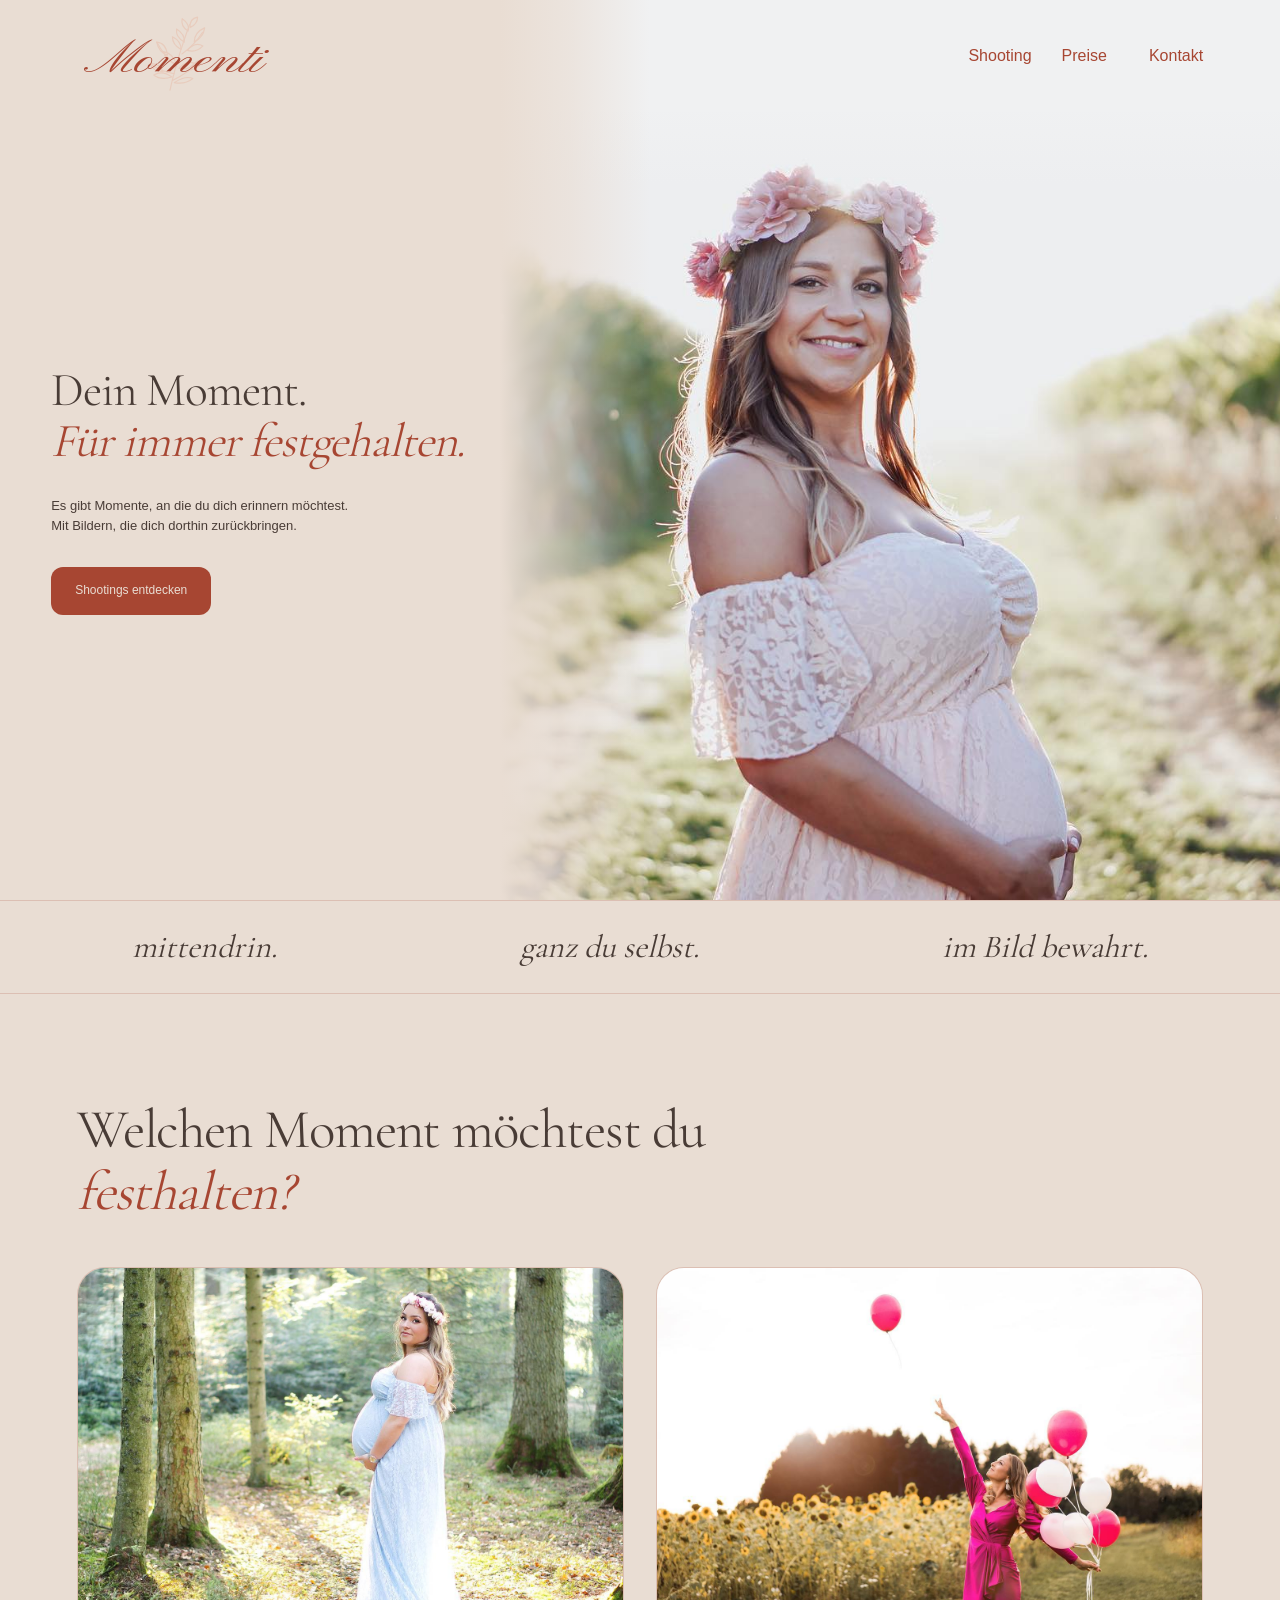
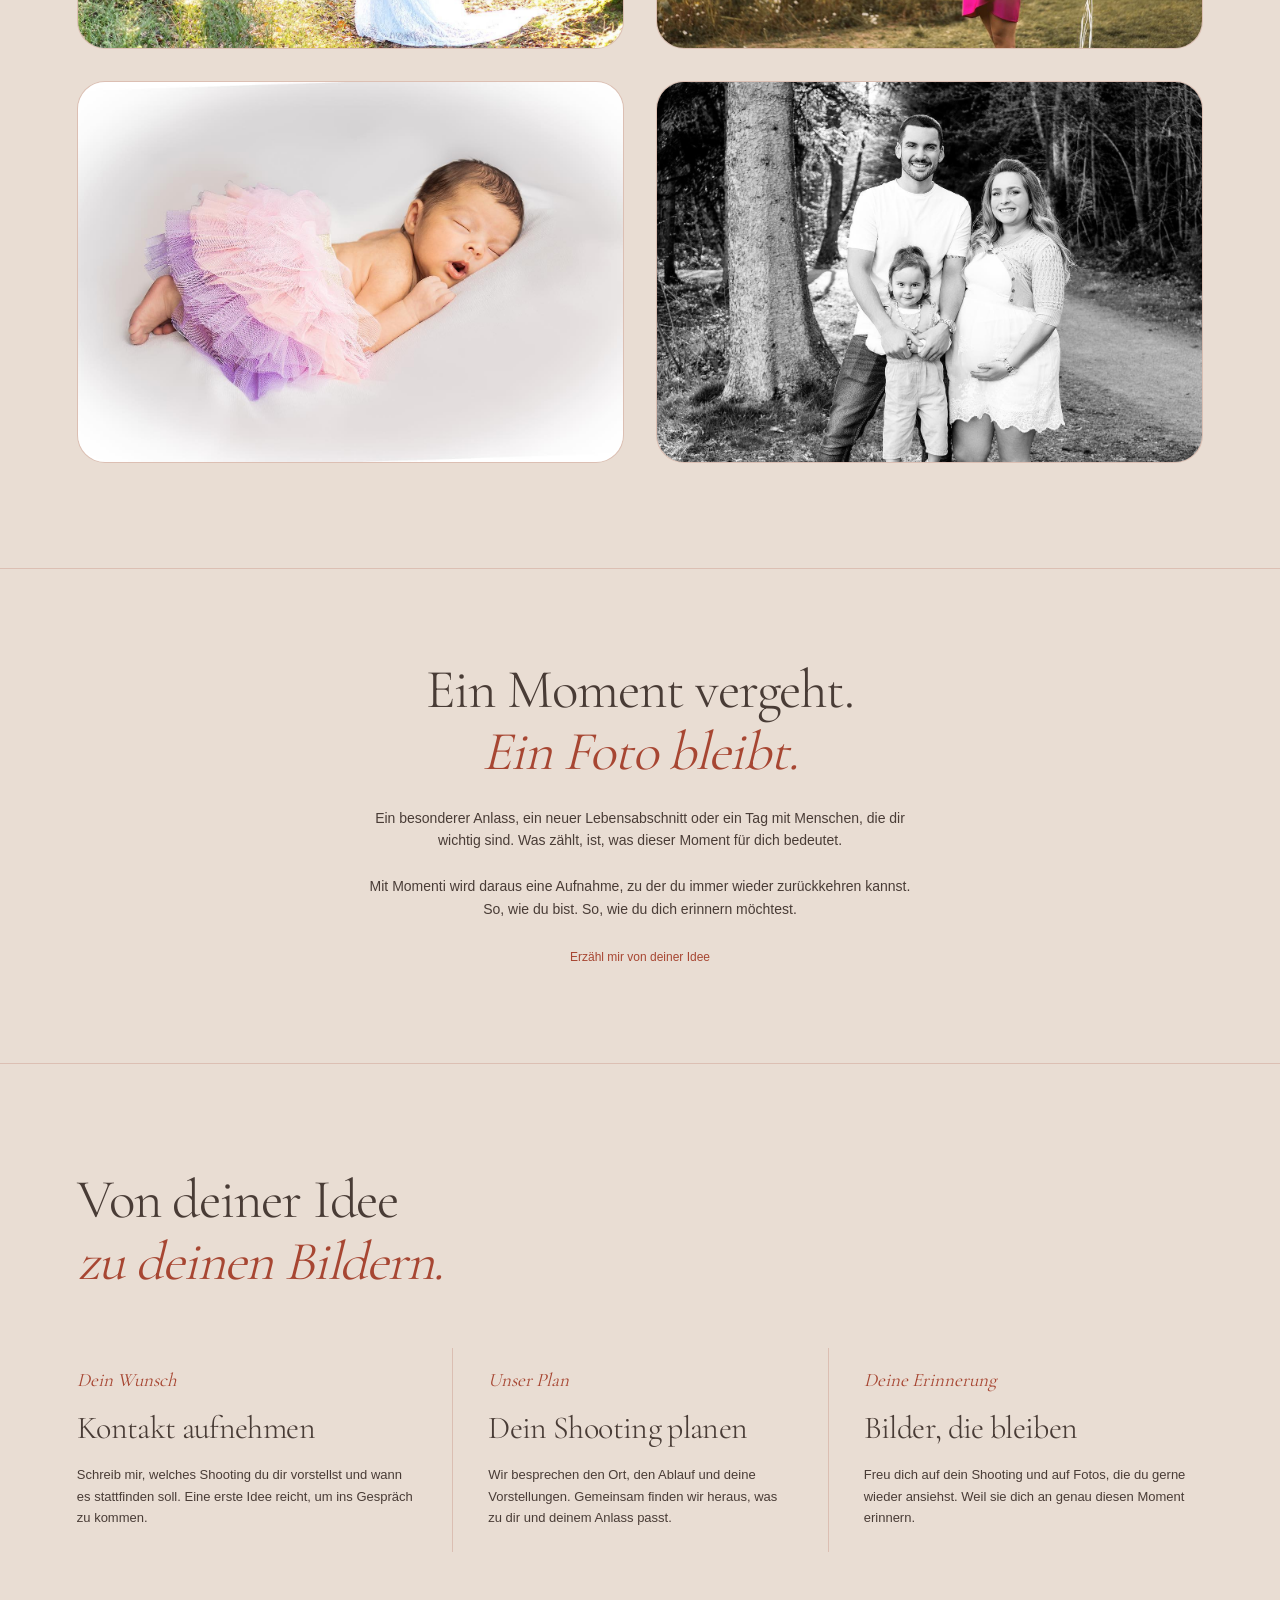
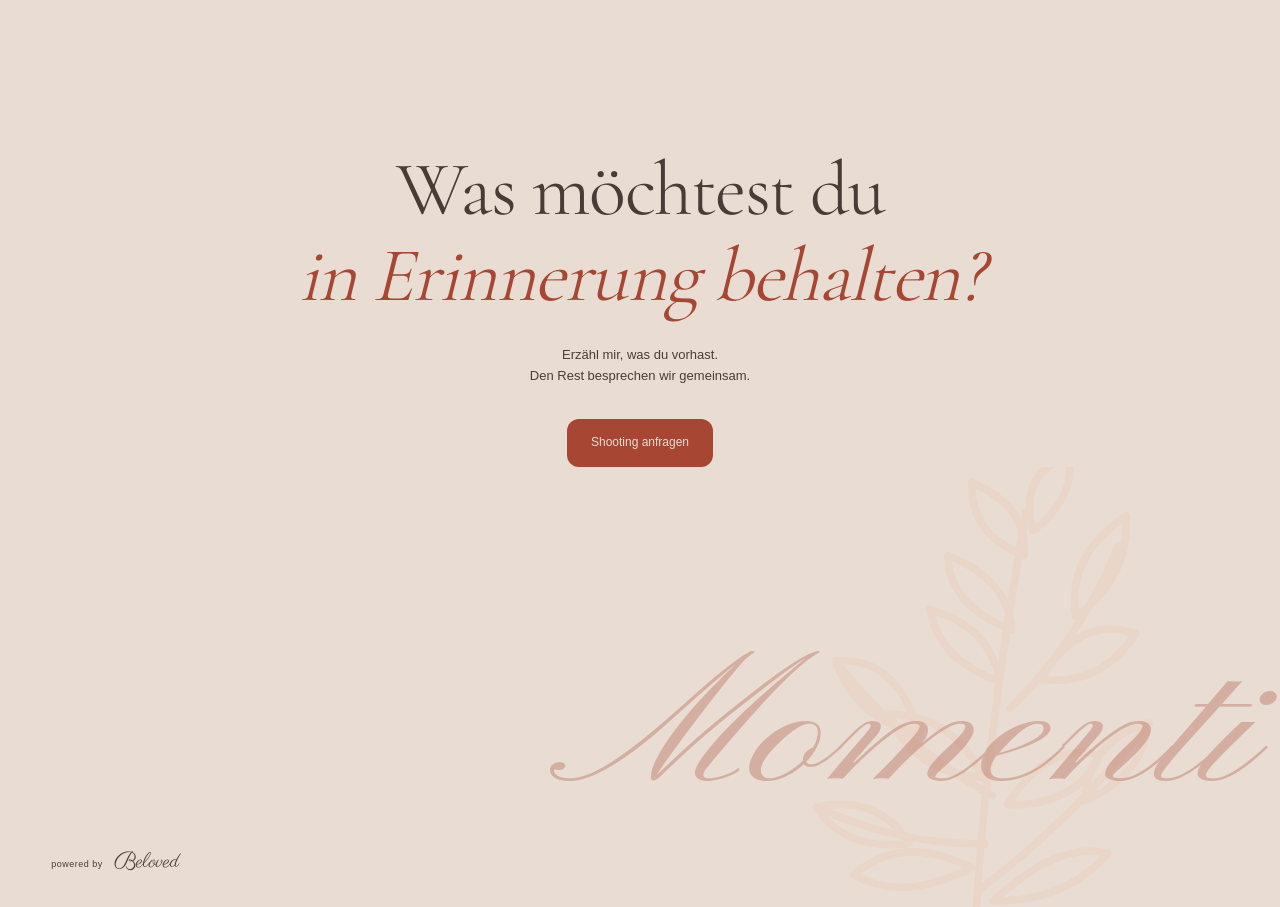
<file: index.html>
<!doctype html>
<html lang="de">
<head>
<meta charset="utf-8"><meta name="viewport" content="width=device-width, initial-scale=1">
<meta name="description" content="Momenti Fotografie – halte deine besonderen Momente fest. Shootings für Schwangerschaft, Baby, Familie und Events.">
<meta name="theme-color" content="#e9ddd3"><title>momenti — Momente, die bleiben.</title>
<link rel="icon" href="assets/favicon.svg" type="image/svg+xml">
<link rel="stylesheet" href="styling/base.css"><link rel="stylesheet" href="styling/header.css"><link rel="stylesheet" href="styling/hero.css"><link rel="stylesheet" href="styling/portfolio.css"><link rel="stylesheet" href="styling/about.css"><link rel="stylesheet" href="styling/contact.css"><link rel="stylesheet" href="styling/footer.css">
<script src="assets/main.js" defer></script>
</head>
<body>
<a class="skip-link" href="#inhalt">Zum Inhalt</a>
<header class="header"><a class="wordmark" href="index.html" aria-label="momenti Startseite"><img class="brand-logo" src="assets/logo.svg" alt="Momenti" width="660" height="270"></a><button class="menu-toggle" type="button" aria-label="Menü öffnen" aria-expanded="false" aria-controls="navigation"><svg class="menu-icon" viewBox="0 0 32 32" width="32" height="32" fill="none" stroke="currentColor" stroke-width="1.7" stroke-linecap="round" aria-hidden="true"><path d="M5 9h22M5 16h22M5 23h22"/></svg></button><nav id="navigation" aria-label="Hauptnavigation"><div class="shooting-menu"><button class="shooting-toggle" type="button" aria-expanded="false" aria-controls="shooting-flyout">Shooting</button><div class="shooting-flyout" id="shooting-flyout" hidden><div class="shooting-preview-grid"><a href="baby.html" class="shooting-preview"><img src="assets/babybanner.jpg" alt="Schlafendes Baby mit einem rosa und lilafarbenen Tüllrock" width="1440" height="959"><span class="shooting-preview-title">Babyshooting</span></a><a href="familie.html" class="shooting-preview"><img src="assets/familybanner.jpg" alt="Familie mit Kind bei einem gemeinsamen Shooting im Wald" width="1440" height="959"><span class="shooting-preview-title">Familienshooting</span></a><a href="event.html" class="shooting-preview"><img src="assets/EventBannerIMG.jpg" alt="Frau mit Ballons vor einem Sonnenblumenfeld" width="1440" height="960"><span class="shooting-preview-title">Eventshooting</span></a><a href="schwangerschaft.html" class="shooting-preview"><img src="assets/schwangerschaft.jpg" alt="Schwangere mit Blumenkranz und weissem Kleid im Wald" width="1440" height="960"><span class="shooting-preview-title">Schwangerschaftsshooting</span></a></div></div></div><a href="preise.html">Preise</a><a href="index.html#kontakt" class="nav-contact">Kontakt</a></nav></header>
<main id="inhalt">
<section class="hero"><div class="hero-copy"><h1>Dein Moment.<br><em>Für immer festgehalten.</em></h1><p class="hero-description">Es gibt Momente, an die du dich erinnern möchtest.<br>Mit Bildern, die dich dorthin zurückbringen.</p><a class="button" href="#bilder">Shootings entdecken</a></div><figure class="hero-image"><img src="assets/bannerIMG.jpg" alt="Schwangere mit Blumenkranz im warmen Abendlicht" width="1440" height="960" fetchpriority="high"></figure></section>
<div class="manifesto" role="region" aria-label="Unser Blick auf eure Momente"><div class="manifesto-track"><div class="manifesto-group"><span>mittendrin.</span><span>ganz du selbst.</span><span>im Bild bewahrt.</span></div><div class="manifesto-group" aria-hidden="true"><span>mittendrin.</span><span>ganz du selbst.</span><span>im Bild bewahrt.</span></div></div></div>
<section class="portfolio section" id="bilder"><div class="section-top"><div><h2>Welchen Moment möchtest du<br><em>festhalten?</em></h2></div></div><div class="category-grid"><a class="category-card" href="schwangerschaft.html" aria-label="Schwangerschaftsshooting entdecken"><img loading="lazy" src="assets/schwangerschaft.jpg" alt="Schwangere mit Blumenkranz und weissem Kleid im Wald" width="1440" height="960"><span class="category-caption"><span>Schwangerschaftsshooting</span></span></a>
<a class="category-card" href="event.html" aria-label="Eventshooting entdecken"><img loading="lazy" src="assets/EventBannerIMG.jpg" alt="Frau mit Ballons vor einem Sonnenblumenfeld" width="1440" height="960"><span class="category-caption"><span>Eventshooting</span></span></a>
<a class="category-card" href="baby.html" aria-label="Babyshooting entdecken"><img loading="lazy" src="assets/babybanner.jpg" alt="Schlafendes Baby mit einem rosa und lilafarbenen Tüllrock" width="1440" height="959"><span class="category-caption"><span>Babyshooting</span></span></a>
<a class="category-card" href="familie.html" aria-label="Familienshooting entdecken"><img loading="lazy" src="assets/familybanner.jpg" alt="Familie mit Kind bei einem gemeinsamen Shooting im Wald" width="1440" height="959"><span class="category-caption"><span>Familienshooting</span></span></a>
</div></section>
<section class="about" id="gedanke"><div class="about-copy"><h2>Ein Moment vergeht.<br><em>Ein Foto bleibt.</em></h2><p>Ein besonderer Anlass, ein neuer Lebensabschnitt oder ein Tag mit Menschen, die dir wichtig sind. Was zählt, ist, was dieser Moment für dich bedeutet.</p><p>Mit Momenti wird daraus eine Aufnahme, zu der du immer wieder zurückkehren kannst. So, wie du bist. So, wie du dich erinnern möchtest.</p><a class="text-link" href="#kontakt">Erzähl mir von deiner Idee</a></div></section>
<section class="process section" id="ablauf"><div class="section-top"><h2>Von deiner Idee<br><em>zu deinen Bildern.</em></h2></div><div class="memory-journey"><article><span class="journey-label">Dein Wunsch</span><h3>Kontakt aufnehmen</h3><p>Schreib mir, welches Shooting du dir vorstellst und wann es stattfinden soll. Eine erste Idee reicht, um ins Gespräch zu kommen.</p></article><article><span class="journey-label">Unser Plan</span><h3>Dein Shooting planen</h3><p>Wir besprechen den Ort, den Ablauf und deine Vorstellungen. Gemeinsam finden wir heraus, was zu dir und deinem Anlass passt.</p></article><article><span class="journey-label">Deine Erinnerung</span><h3>Bilder, die bleiben</h3><p>Freu dich auf dein Shooting und auf Fotos, die du gerne wieder ansiehst. Weil sie dich an genau diesen Moment erinnern.</p></article></div></section>
<section class="contact" id="kontakt"><h2>Was möchtest du<br><em>in Erinnerung behalten?</em></h2><p>Erzähl mir, was du vorhast.<br>Den Rest besprechen wir gemeinsam.</p><a class="button" href="https://www.instagram.com/momenti.foto/" target="_blank" rel="noopener noreferrer">Shooting anfragen</a></section>
</main>
<footer class="footer"><div class="footer-credit"><span>powered by</span><a class="beloved-logo" href="https://sharleen-swrz.github.io/beloved/" target="_blank" rel="noopener noreferrer" aria-label="Beloved Website"><span class="beloved-initial" aria-hidden="true">B</span><span class="beloved-word" aria-hidden="true">e<span class="beloved-loved">loved</span></span></a></div><div class="footer-watermark" aria-label="Momenti"><img class="footer-watermark-branch" src="assets/zweig.svg" alt="" aria-hidden="true" width="210" height="265"><img class="footer-watermark-word" src="assets/momenti-schriftzug.svg" alt="Momenti" width="660" height="150"></div></footer>

<button class="back-to-top" type="button" aria-label="Nach oben scrollen" hidden><svg viewBox="0 0 24 24" width="22" height="22" fill="none" stroke="currentColor" stroke-width="1.5" stroke-linecap="round" stroke-linejoin="round" aria-hidden="true"><path d="M12 19V5M5 12l7-7 7 7"/></svg></button>
</body></html>
</file>
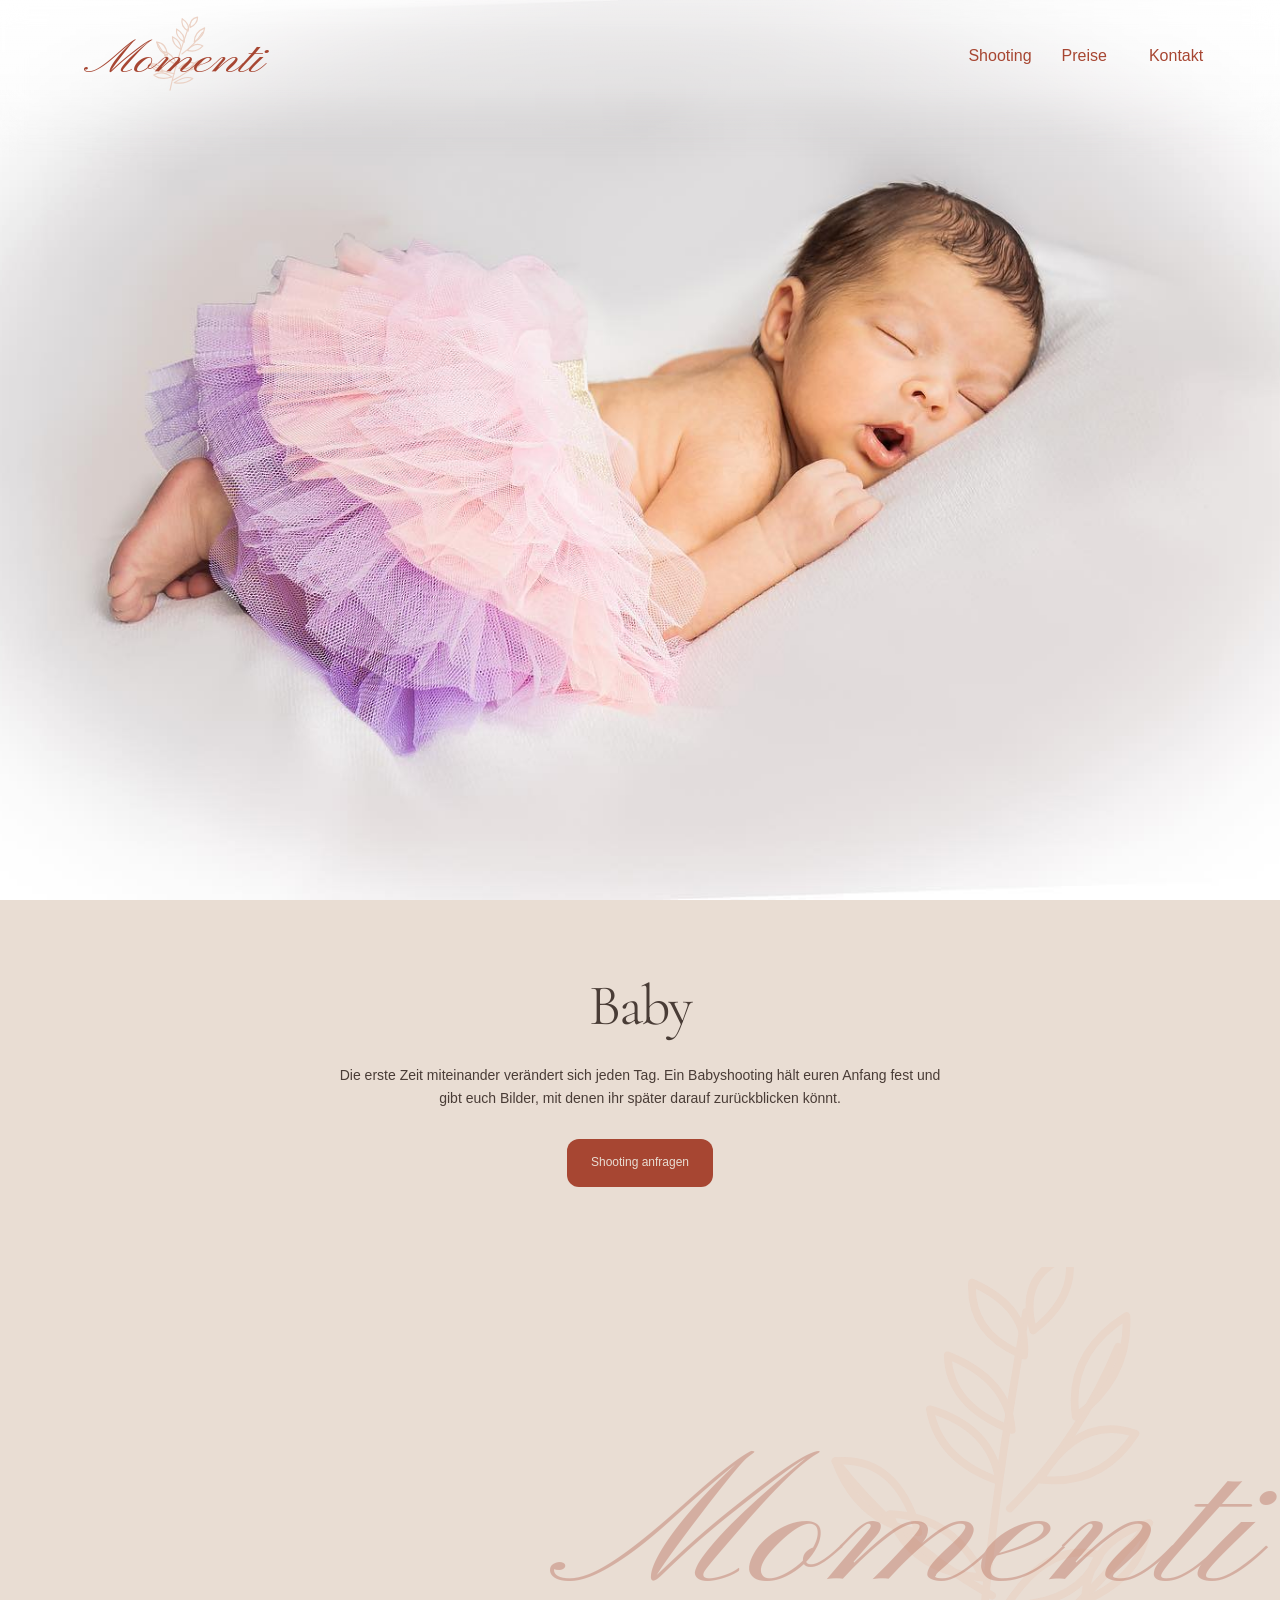
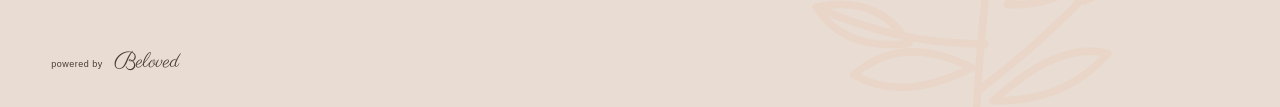
<file: baby.html>
<!doctype html><html lang="de"><head>
<meta charset="utf-8"><meta name="viewport" content="width=device-width, initial-scale=1">
<meta name="description" content="Baby mit momenti – natürliche Bilder und besondere Erinnerungen.">
<meta name="theme-color" content="#e9ddd3"><title>Baby — momenti Fotografie</title>
<link rel="icon" href="assets/favicon.svg" type="image/svg+xml">
<link rel="stylesheet" href="styling/base.css"><link rel="stylesheet" href="styling/header.css"><link rel="stylesheet" href="styling/hero.css"><link rel="stylesheet" href="styling/portfolio.css"><link rel="stylesheet" href="styling/about.css"><link rel="stylesheet" href="styling/contact.css"><link rel="stylesheet" href="styling/footer.css">
<script src="assets/main.js" defer></script>
</head><body class="category-page category-photo-page"><a class="skip-link" href="#inhalt">Zum Inhalt</a><header class="header"><a class="wordmark" href="index.html" aria-label="momenti Startseite"><img class="brand-logo" src="assets/logo.svg" alt="Momenti" width="660" height="270"></a><button class="menu-toggle" type="button" aria-label="Menü öffnen" aria-expanded="false" aria-controls="navigation"><svg class="menu-icon" viewBox="0 0 32 32" width="32" height="32" fill="none" stroke="currentColor" stroke-width="1.7" stroke-linecap="round" aria-hidden="true"><path d="M5 9h22M5 16h22M5 23h22"/></svg></button><nav id="navigation" aria-label="Hauptnavigation"><div class="shooting-menu"><button class="shooting-toggle" type="button" aria-expanded="false" aria-controls="shooting-flyout">Shooting</button><div class="shooting-flyout" id="shooting-flyout" hidden><div class="shooting-preview-grid"><a href="baby.html" class="shooting-preview"><img src="assets/babybanner.jpg" alt="Schlafendes Baby mit einem rosa und lilafarbenen Tüllrock" width="1440" height="959"><span class="shooting-preview-title">Babyshooting</span></a><a href="familie.html" class="shooting-preview"><img src="assets/familybanner.jpg" alt="Familie mit Kind bei einem gemeinsamen Shooting im Wald" width="1440" height="959"><span class="shooting-preview-title">Familienshooting</span></a><a href="event.html" class="shooting-preview"><img src="assets/EventBannerIMG.jpg" alt="Frau mit Ballons vor einem Sonnenblumenfeld" width="1440" height="960"><span class="shooting-preview-title">Eventshooting</span></a><a href="schwangerschaft.html" class="shooting-preview"><img src="assets/schwangerschaft.jpg" alt="Schwangere mit Blumenkranz und weissem Kleid im Wald" width="1440" height="960"><span class="shooting-preview-title">Schwangerschaftsshooting</span></a></div></div></div><a href="preise.html">Preise</a><a href="index.html#kontakt" class="nav-contact">Kontakt</a></nav></header><main id="inhalt"><section class="category-intro"><div class="category-intro-copy"><h1>Baby</h1><p>Die erste Zeit miteinander verändert sich jeden Tag. Ein Babyshooting hält euren Anfang fest und gibt euch Bilder, mit denen ihr später darauf zurückblicken könnt.</p><a class="button" href="https://www.instagram.com/momenti.foto/" target="_blank" rel="noopener noreferrer">Shooting anfragen</a></div><div class="category-intro-image"><img fetchpriority="high" src="assets/babybanner.jpg" alt="Schlafendes Baby mit einem rosa und lilafarbenen Tüllrock" width="1440" height="959"></div></section></main><footer class="footer"><div class="footer-credit"><span>powered by</span><a class="beloved-logo" href="https://sharleen-swrz.github.io/beloved/" target="_blank" rel="noopener noreferrer" aria-label="Beloved Website"><span class="beloved-initial" aria-hidden="true">B</span><span class="beloved-word" aria-hidden="true">e<span class="beloved-loved">loved</span></span></a></div><div class="footer-watermark" aria-label="Momenti"><img class="footer-watermark-branch" src="assets/zweig.svg" alt="" aria-hidden="true" width="210" height="265"><img class="footer-watermark-word" src="assets/momenti-schriftzug.svg" alt="Momenti" width="660" height="150"></div></footer><button class="back-to-top" type="button" aria-label="Nach oben scrollen" hidden><svg viewBox="0 0 24 24" width="22" height="22" fill="none" stroke="currentColor" stroke-width="1.5" stroke-linecap="round" stroke-linejoin="round" aria-hidden="true"><path d="M12 19V5M5 12l7-7 7 7"/></svg></button>
</body></html>
</file>
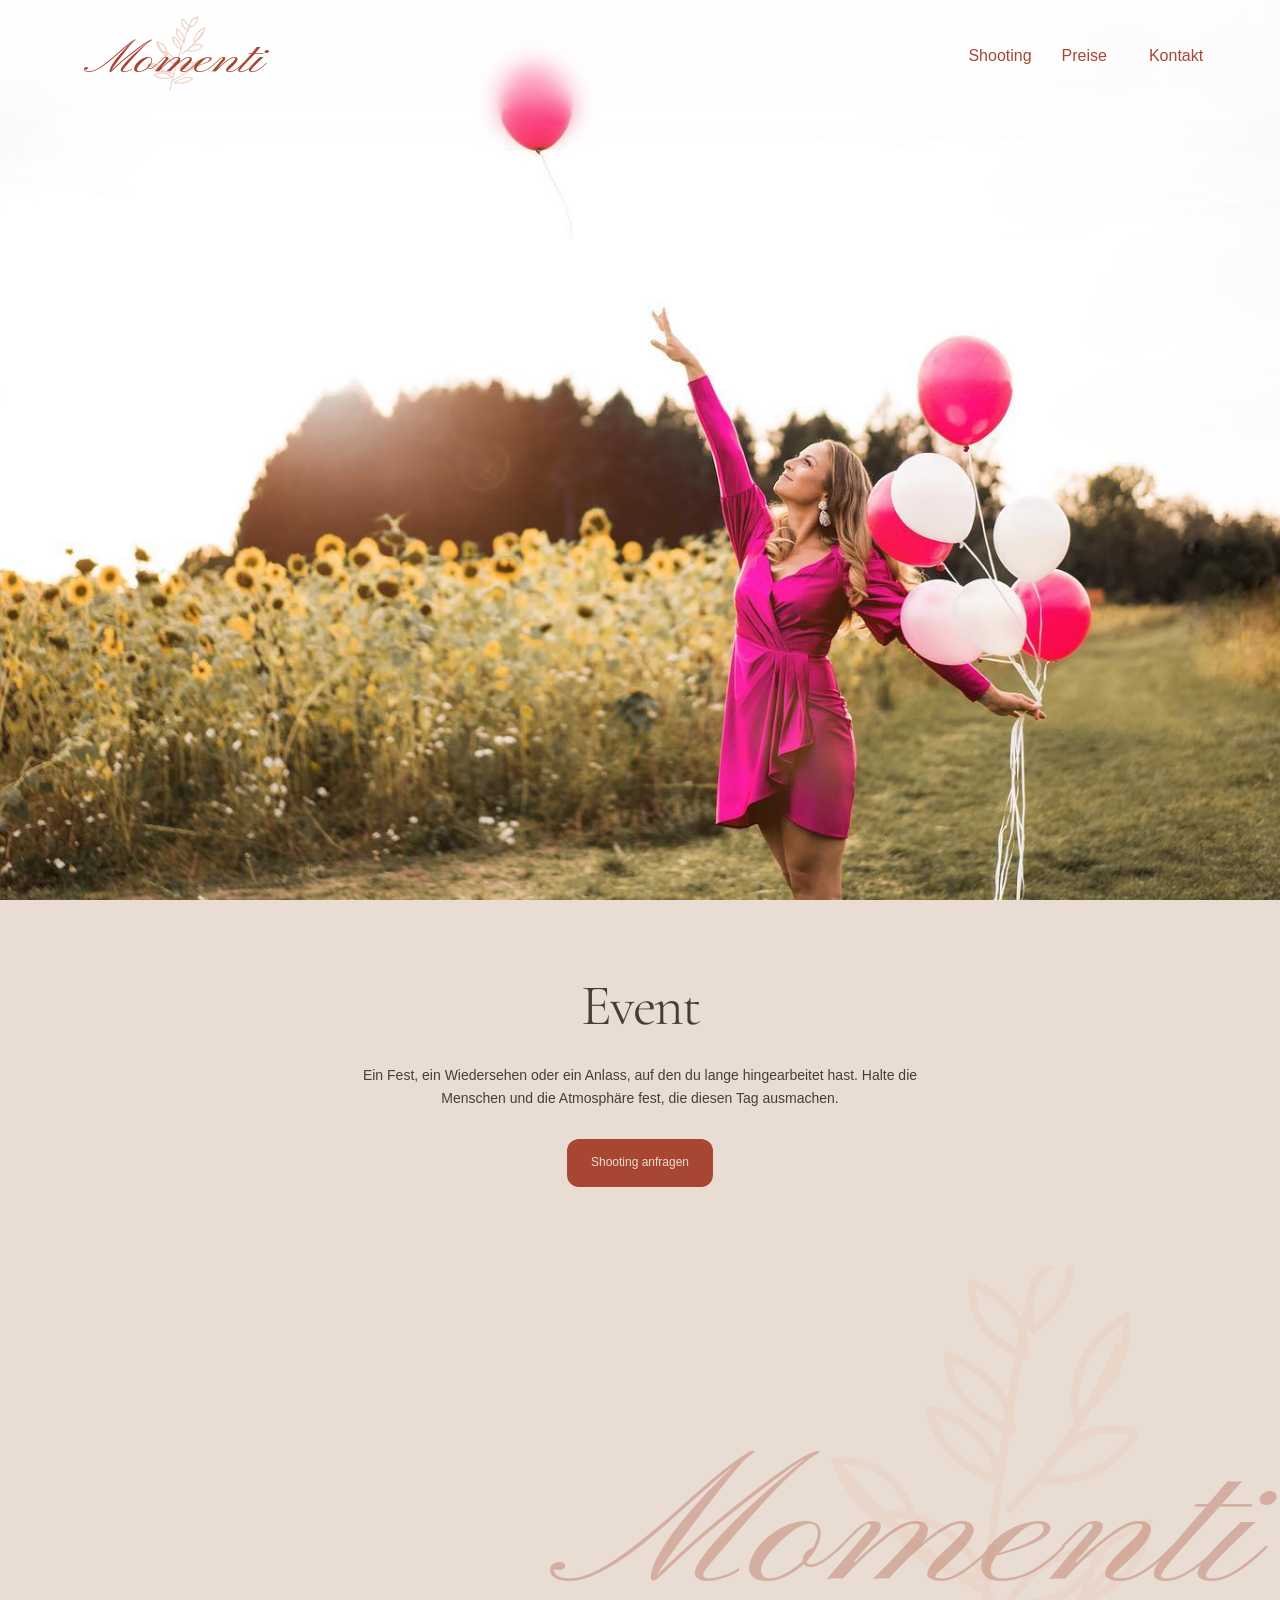
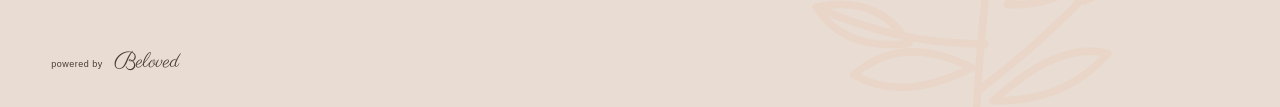
<file: event.html>
<!doctype html><html lang="de"><head>
<meta charset="utf-8"><meta name="viewport" content="width=device-width, initial-scale=1">
<meta name="description" content="Event mit momenti – natürliche Bilder und besondere Erinnerungen.">
<meta name="theme-color" content="#e9ddd3"><title>Event — momenti Fotografie</title>
<link rel="icon" href="assets/favicon.svg" type="image/svg+xml">
<link rel="stylesheet" href="styling/base.css"><link rel="stylesheet" href="styling/header.css"><link rel="stylesheet" href="styling/hero.css"><link rel="stylesheet" href="styling/portfolio.css"><link rel="stylesheet" href="styling/about.css"><link rel="stylesheet" href="styling/contact.css"><link rel="stylesheet" href="styling/footer.css">
<script src="assets/main.js" defer></script>
</head><body class="category-page category-photo-page"><a class="skip-link" href="#inhalt">Zum Inhalt</a><header class="header"><a class="wordmark" href="index.html" aria-label="momenti Startseite"><img class="brand-logo" src="assets/logo.svg" alt="Momenti" width="660" height="270"></a><button class="menu-toggle" type="button" aria-label="Menü öffnen" aria-expanded="false" aria-controls="navigation"><svg class="menu-icon" viewBox="0 0 32 32" width="32" height="32" fill="none" stroke="currentColor" stroke-width="1.7" stroke-linecap="round" aria-hidden="true"><path d="M5 9h22M5 16h22M5 23h22"/></svg></button><nav id="navigation" aria-label="Hauptnavigation"><div class="shooting-menu"><button class="shooting-toggle" type="button" aria-expanded="false" aria-controls="shooting-flyout">Shooting</button><div class="shooting-flyout" id="shooting-flyout" hidden><div class="shooting-preview-grid"><a href="baby.html" class="shooting-preview"><img src="assets/babybanner.jpg" alt="Schlafendes Baby mit einem rosa und lilafarbenen Tüllrock" width="1440" height="959"><span class="shooting-preview-title">Babyshooting</span></a><a href="familie.html" class="shooting-preview"><img src="assets/familybanner.jpg" alt="Familie mit Kind bei einem gemeinsamen Shooting im Wald" width="1440" height="959"><span class="shooting-preview-title">Familienshooting</span></a><a href="event.html" class="shooting-preview"><img src="assets/EventBannerIMG.jpg" alt="Frau mit Ballons vor einem Sonnenblumenfeld" width="1440" height="960"><span class="shooting-preview-title">Eventshooting</span></a><a href="schwangerschaft.html" class="shooting-preview"><img src="assets/schwangerschaft.jpg" alt="Schwangere mit Blumenkranz und weissem Kleid im Wald" width="1440" height="960"><span class="shooting-preview-title">Schwangerschaftsshooting</span></a></div></div></div><a href="preise.html">Preise</a><a href="index.html#kontakt" class="nav-contact">Kontakt</a></nav></header><main id="inhalt"><section class="category-intro"><div class="category-intro-copy"><h1>Event</h1><p>Ein Fest, ein Wiedersehen oder ein Anlass, auf den du lange hingearbeitet hast. Halte die Menschen und die Atmosphäre fest, die diesen Tag ausmachen.</p><a class="button" href="https://www.instagram.com/momenti.foto/" target="_blank" rel="noopener noreferrer">Shooting anfragen</a></div><div class="category-intro-image"><img src="assets/EventBannerIMG.jpg" alt="Frau mit Ballons vor einem Sonnenblumenfeld" width="1440" height="960" fetchpriority="high"></div></section></main><footer class="footer"><div class="footer-credit"><span>powered by</span><a class="beloved-logo" href="https://sharleen-swrz.github.io/beloved/" target="_blank" rel="noopener noreferrer" aria-label="Beloved Website"><span class="beloved-initial" aria-hidden="true">B</span><span class="beloved-word" aria-hidden="true">e<span class="beloved-loved">loved</span></span></a></div><div class="footer-watermark" aria-label="Momenti"><img class="footer-watermark-branch" src="assets/zweig.svg" alt="" aria-hidden="true" width="210" height="265"><img class="footer-watermark-word" src="assets/momenti-schriftzug.svg" alt="Momenti" width="660" height="150"></div></footer><button class="back-to-top" type="button" aria-label="Nach oben scrollen" hidden><svg viewBox="0 0 24 24" width="22" height="22" fill="none" stroke="currentColor" stroke-width="1.5" stroke-linecap="round" stroke-linejoin="round" aria-hidden="true"><path d="M12 19V5M5 12l7-7 7 7"/></svg></button>
</body></html>
</file>
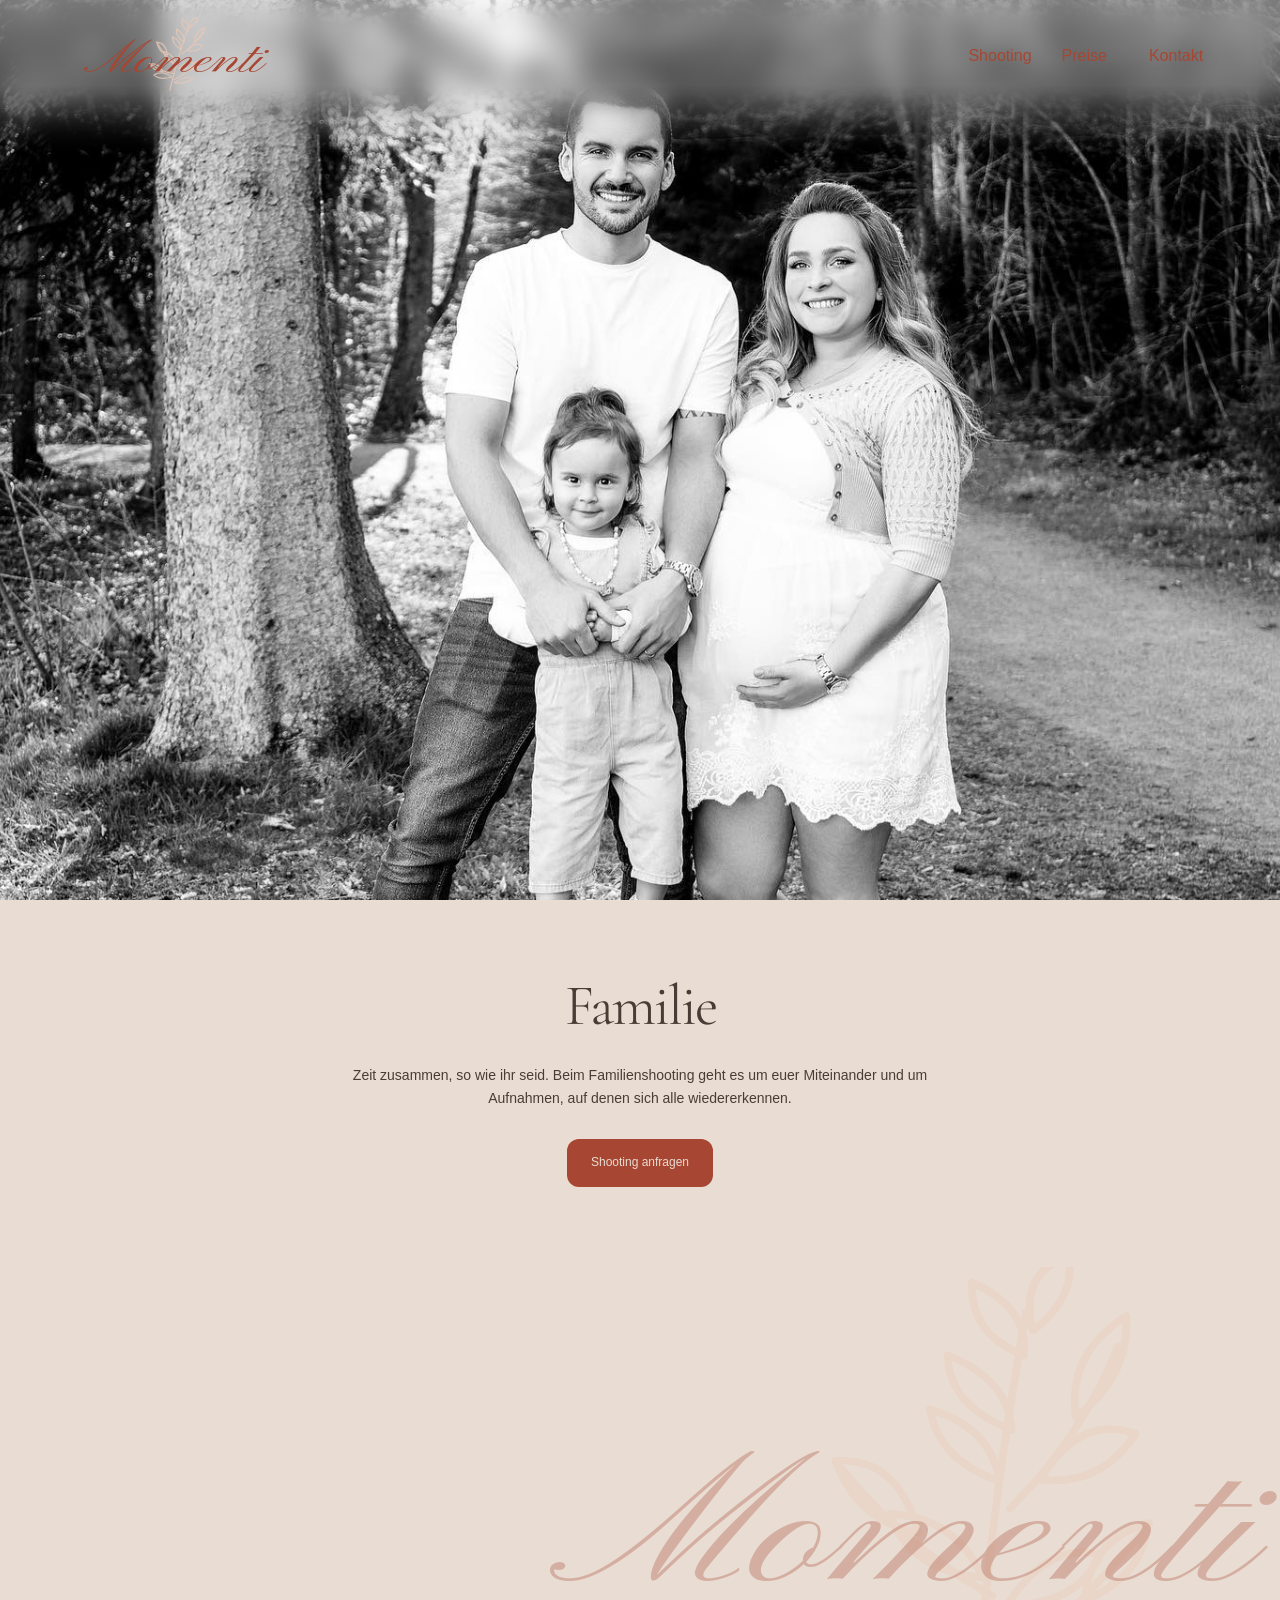
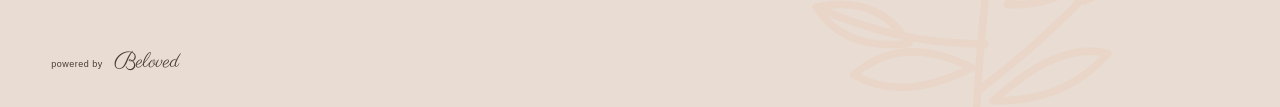
<file: familie.html>
<!doctype html><html lang="de"><head>
<meta charset="utf-8"><meta name="viewport" content="width=device-width, initial-scale=1">
<meta name="description" content="Familie mit momenti – natürliche Bilder und besondere Erinnerungen.">
<meta name="theme-color" content="#e9ddd3"><title>Familie — momenti Fotografie</title>
<link rel="icon" href="assets/favicon.svg" type="image/svg+xml">
<link rel="stylesheet" href="styling/base.css"><link rel="stylesheet" href="styling/header.css"><link rel="stylesheet" href="styling/hero.css"><link rel="stylesheet" href="styling/portfolio.css"><link rel="stylesheet" href="styling/about.css"><link rel="stylesheet" href="styling/contact.css"><link rel="stylesheet" href="styling/footer.css">
<script src="assets/main.js" defer></script>
</head><body class="category-page category-photo-page"><a class="skip-link" href="#inhalt">Zum Inhalt</a><header class="header"><a class="wordmark" href="index.html" aria-label="momenti Startseite"><img class="brand-logo" src="assets/logo.svg" alt="Momenti" width="660" height="270"></a><button class="menu-toggle" type="button" aria-label="Menü öffnen" aria-expanded="false" aria-controls="navigation"><svg class="menu-icon" viewBox="0 0 32 32" width="32" height="32" fill="none" stroke="currentColor" stroke-width="1.7" stroke-linecap="round" aria-hidden="true"><path d="M5 9h22M5 16h22M5 23h22"/></svg></button><nav id="navigation" aria-label="Hauptnavigation"><div class="shooting-menu"><button class="shooting-toggle" type="button" aria-expanded="false" aria-controls="shooting-flyout">Shooting</button><div class="shooting-flyout" id="shooting-flyout" hidden><div class="shooting-preview-grid"><a href="baby.html" class="shooting-preview"><img src="assets/babybanner.jpg" alt="Schlafendes Baby mit einem rosa und lilafarbenen Tüllrock" width="1440" height="959"><span class="shooting-preview-title">Babyshooting</span></a><a href="familie.html" class="shooting-preview"><img src="assets/familybanner.jpg" alt="Familie mit Kind bei einem gemeinsamen Shooting im Wald" width="1440" height="959"><span class="shooting-preview-title">Familienshooting</span></a><a href="event.html" class="shooting-preview"><img src="assets/EventBannerIMG.jpg" alt="Frau mit Ballons vor einem Sonnenblumenfeld" width="1440" height="960"><span class="shooting-preview-title">Eventshooting</span></a><a href="schwangerschaft.html" class="shooting-preview"><img src="assets/schwangerschaft.jpg" alt="Schwangere mit Blumenkranz und weissem Kleid im Wald" width="1440" height="960"><span class="shooting-preview-title">Schwangerschaftsshooting</span></a></div></div></div><a href="preise.html">Preise</a><a href="index.html#kontakt" class="nav-contact">Kontakt</a></nav></header><main id="inhalt"><section class="category-intro"><div class="category-intro-copy"><h1>Familie</h1><p>Zeit zusammen, so wie ihr seid. Beim Familienshooting geht es um euer Miteinander und um Aufnahmen, auf denen sich alle wiedererkennen.</p><a class="button" href="https://www.instagram.com/momenti.foto/" target="_blank" rel="noopener noreferrer">Shooting anfragen</a></div><div class="category-intro-image"><img fetchpriority="high" src="assets/familybanner.jpg" alt="Familie mit Kind bei einem gemeinsamen Shooting im Wald" width="1440" height="959"></div></section></main><footer class="footer"><div class="footer-credit"><span>powered by</span><a class="beloved-logo" href="https://sharleen-swrz.github.io/beloved/" target="_blank" rel="noopener noreferrer" aria-label="Beloved Website"><span class="beloved-initial" aria-hidden="true">B</span><span class="beloved-word" aria-hidden="true">e<span class="beloved-loved">loved</span></span></a></div><div class="footer-watermark" aria-label="Momenti"><img class="footer-watermark-branch" src="assets/zweig.svg" alt="" aria-hidden="true" width="210" height="265"><img class="footer-watermark-word" src="assets/momenti-schriftzug.svg" alt="Momenti" width="660" height="150"></div></footer><button class="back-to-top" type="button" aria-label="Nach oben scrollen" hidden><svg viewBox="0 0 24 24" width="22" height="22" fill="none" stroke="currentColor" stroke-width="1.5" stroke-linecap="round" stroke-linejoin="round" aria-hidden="true"><path d="M12 19V5M5 12l7-7 7 7"/></svg></button>
</body></html>
</file>
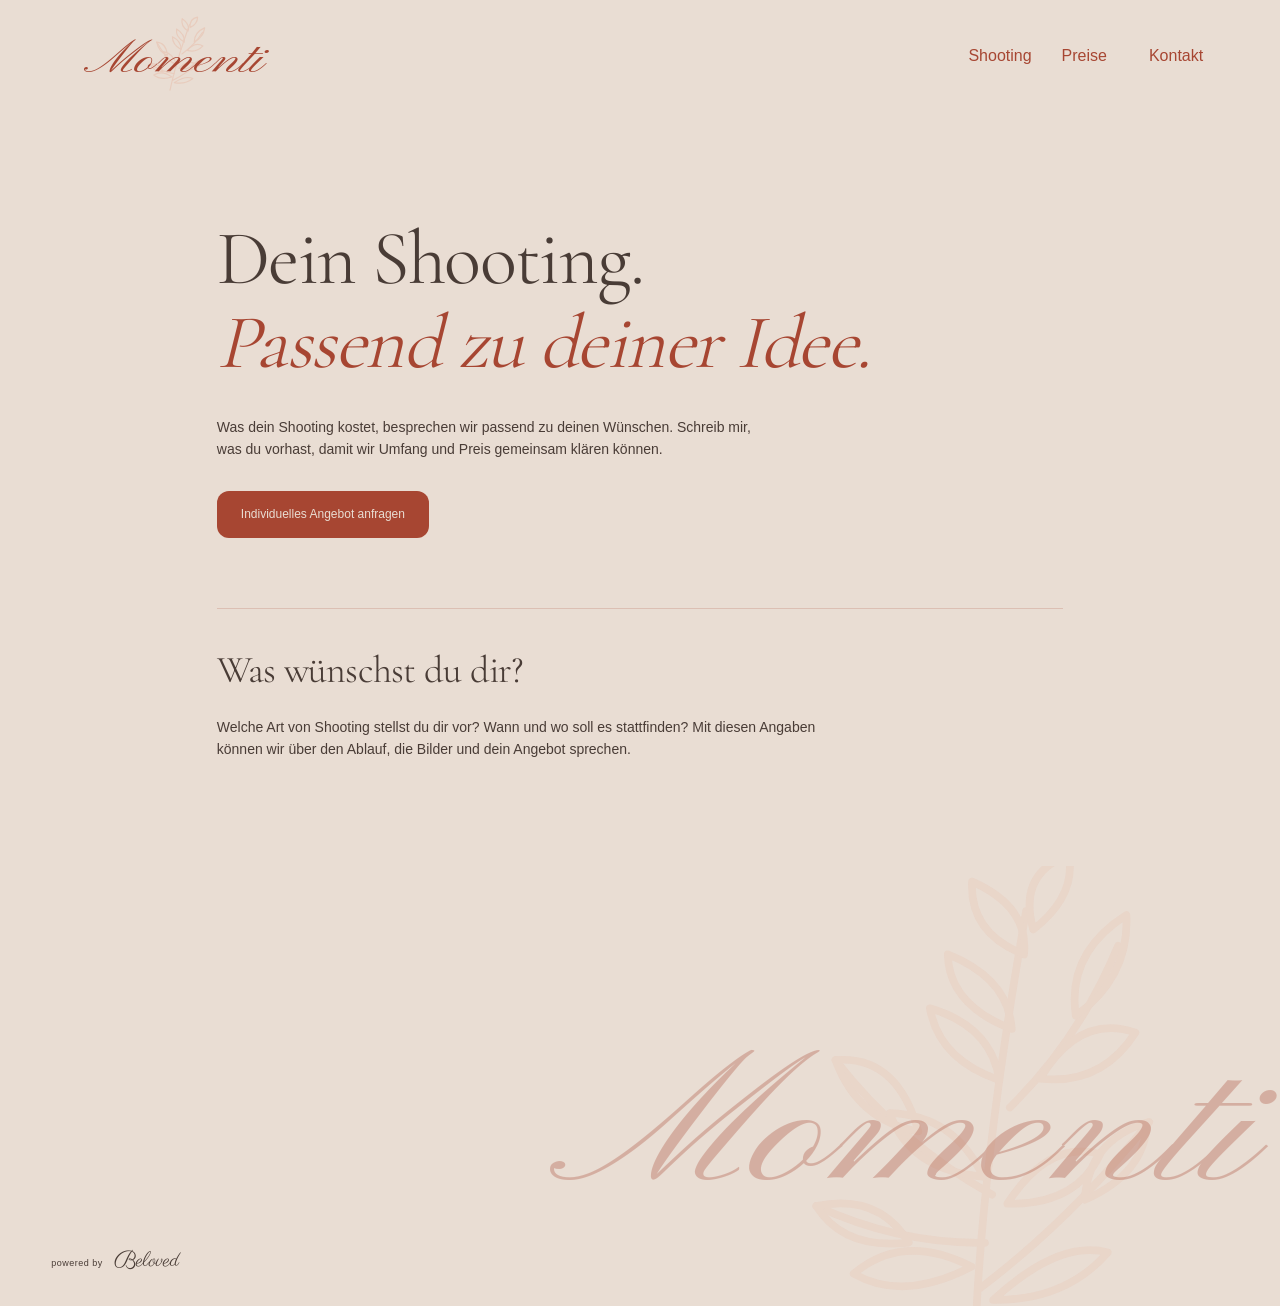
<file: preise.html>
<!doctype html><html lang="de"><head>
<meta charset="utf-8"><meta name="viewport" content="width=device-width, initial-scale=1">
<meta name="description" content="Informationen zu deinem individuellen Shooting-Angebot bei momenti.">
<meta name="theme-color" content="#e9ddd3"><title>Preise — momenti Fotografie</title>
<link rel="icon" href="assets/favicon.svg" type="image/svg+xml">
<link rel="stylesheet" href="styling/base.css"><link rel="stylesheet" href="styling/header.css"><link rel="stylesheet" href="styling/hero.css"><link rel="stylesheet" href="styling/portfolio.css"><link rel="stylesheet" href="styling/about.css"><link rel="stylesheet" href="styling/contact.css"><link rel="stylesheet" href="styling/footer.css">
<script src="assets/main.js" defer></script>
</head><body class="category-page"><a class="skip-link" href="#inhalt">Zum Inhalt</a><header class="header"><a class="wordmark" href="index.html" aria-label="momenti Startseite"><img class="brand-logo" src="assets/logo.svg" alt="Momenti" width="660" height="270"></a><button class="menu-toggle" type="button" aria-label="Menü öffnen" aria-expanded="false" aria-controls="navigation"><svg class="menu-icon" viewBox="0 0 32 32" width="32" height="32" fill="none" stroke="currentColor" stroke-width="1.7" stroke-linecap="round" aria-hidden="true"><path d="M5 9h22M5 16h22M5 23h22"/></svg></button><nav id="navigation" aria-label="Hauptnavigation"><div class="shooting-menu"><button class="shooting-toggle" type="button" aria-expanded="false" aria-controls="shooting-flyout">Shooting</button><div class="shooting-flyout" id="shooting-flyout" hidden><div class="shooting-preview-grid"><a href="baby.html" class="shooting-preview"><img src="assets/babybanner.jpg" alt="Schlafendes Baby mit einem rosa und lilafarbenen Tüllrock" width="1440" height="959"><span class="shooting-preview-title">Babyshooting</span></a><a href="familie.html" class="shooting-preview"><img src="assets/familybanner.jpg" alt="Familie mit Kind bei einem gemeinsamen Shooting im Wald" width="1440" height="959"><span class="shooting-preview-title">Familienshooting</span></a><a href="event.html" class="shooting-preview"><img src="assets/EventBannerIMG.jpg" alt="Frau mit Ballons vor einem Sonnenblumenfeld" width="1440" height="960"><span class="shooting-preview-title">Eventshooting</span></a><a href="schwangerschaft.html" class="shooting-preview"><img src="assets/schwangerschaft.jpg" alt="Schwangere mit Blumenkranz und weissem Kleid im Wald" width="1440" height="960"><span class="shooting-preview-title">Schwangerschaftsshooting</span></a></div></div></div><a href="preise.html">Preise</a><a href="index.html#kontakt" class="nav-contact">Kontakt</a></nav></header><main id="inhalt"><section class="section prices-intro"><h1>Dein Shooting.<br><em>Passend zu deiner Idee.</em></h1><p>Was dein Shooting kostet, besprechen wir passend zu deinen Wünschen. Schreib mir, was du vorhast, damit wir Umfang und Preis gemeinsam klären können.</p><a class="button" href="https://www.instagram.com/momenti.foto/" target="_blank" rel="noopener noreferrer">Individuelles Angebot anfragen</a><div class="prices-details"><h2>Was wünschst du dir?</h2><p>Welche Art von Shooting stellst du dir vor? Wann und wo soll es stattfinden? Mit diesen Angaben können wir über den Ablauf, die Bilder und dein Angebot sprechen.</p></div></section></main><footer class="footer"><div class="footer-credit"><span>powered by</span><a class="beloved-logo" href="https://sharleen-swrz.github.io/beloved/" target="_blank" rel="noopener noreferrer" aria-label="Beloved Website"><span class="beloved-initial" aria-hidden="true">B</span><span class="beloved-word" aria-hidden="true">e<span class="beloved-loved">loved</span></span></a></div><div class="footer-watermark" aria-label="Momenti"><img class="footer-watermark-branch" src="assets/zweig.svg" alt="" aria-hidden="true" width="210" height="265"><img class="footer-watermark-word" src="assets/momenti-schriftzug.svg" alt="Momenti" width="660" height="150"></div></footer><button class="back-to-top" type="button" aria-label="Nach oben scrollen" hidden><svg viewBox="0 0 24 24" width="22" height="22" fill="none" stroke="currentColor" stroke-width="1.5" stroke-linecap="round" stroke-linejoin="round" aria-hidden="true"><path d="M12 19V5M5 12l7-7 7 7"/></svg></button>
</body></html>
</file>
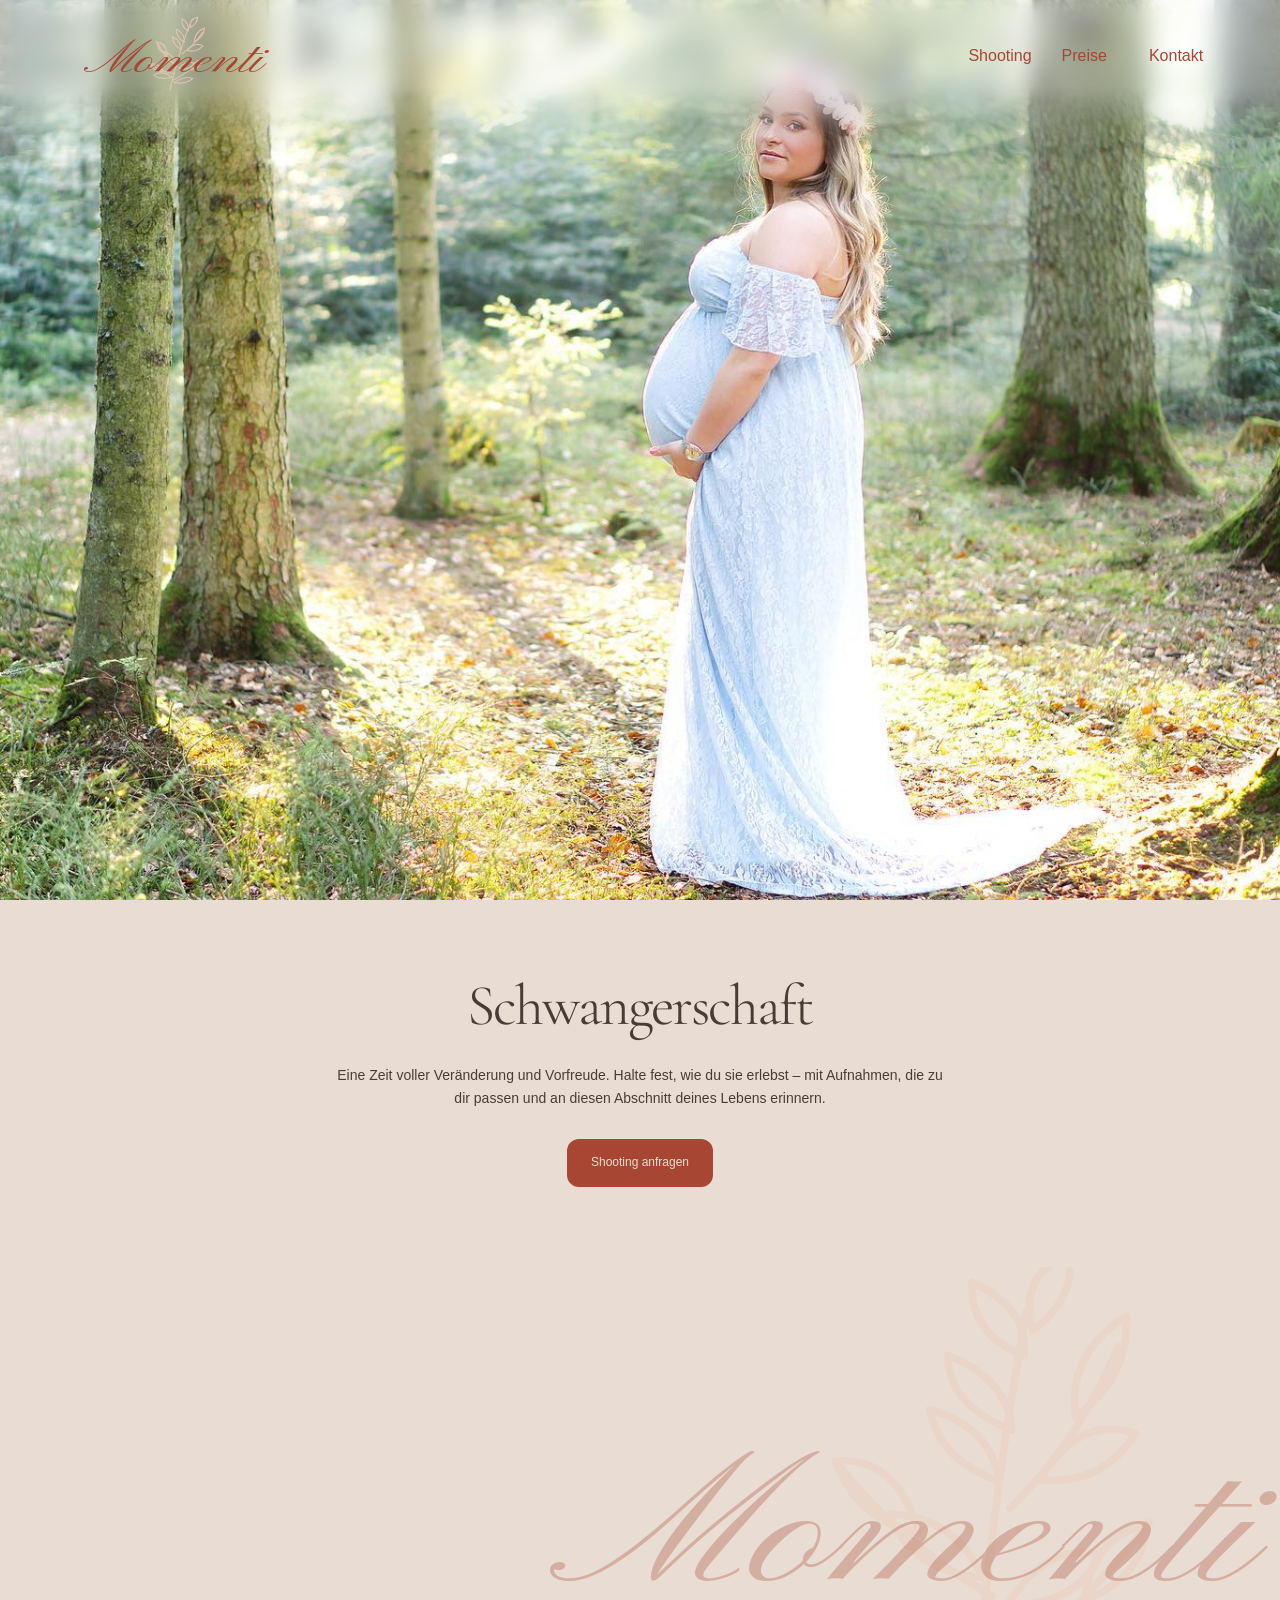
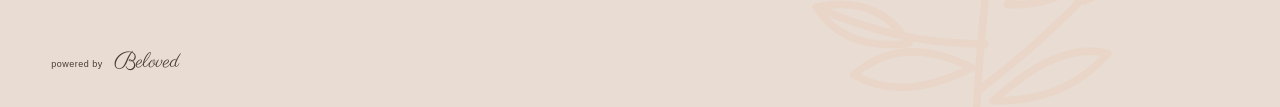
<file: schwangerschaft.html>
<!doctype html><html lang="de"><head>
<meta charset="utf-8"><meta name="viewport" content="width=device-width, initial-scale=1">
<meta name="description" content="Schwangerschaft mit momenti – natürliche Bilder und besondere Erinnerungen.">
<meta name="theme-color" content="#e9ddd3"><title>Schwangerschaft — momenti Fotografie</title>
<link rel="icon" href="assets/favicon.svg" type="image/svg+xml">
<link rel="stylesheet" href="styling/base.css"><link rel="stylesheet" href="styling/header.css"><link rel="stylesheet" href="styling/hero.css"><link rel="stylesheet" href="styling/portfolio.css"><link rel="stylesheet" href="styling/about.css"><link rel="stylesheet" href="styling/contact.css"><link rel="stylesheet" href="styling/footer.css">
<script src="assets/main.js" defer></script>
</head><body class="category-page category-photo-page"><a class="skip-link" href="#inhalt">Zum Inhalt</a><header class="header"><a class="wordmark" href="index.html" aria-label="momenti Startseite"><img class="brand-logo" src="assets/logo.svg" alt="Momenti" width="660" height="270"></a><button class="menu-toggle" type="button" aria-label="Menü öffnen" aria-expanded="false" aria-controls="navigation"><svg class="menu-icon" viewBox="0 0 32 32" width="32" height="32" fill="none" stroke="currentColor" stroke-width="1.7" stroke-linecap="round" aria-hidden="true"><path d="M5 9h22M5 16h22M5 23h22"/></svg></button><nav id="navigation" aria-label="Hauptnavigation"><div class="shooting-menu"><button class="shooting-toggle" type="button" aria-expanded="false" aria-controls="shooting-flyout">Shooting</button><div class="shooting-flyout" id="shooting-flyout" hidden><div class="shooting-preview-grid"><a href="baby.html" class="shooting-preview"><img src="assets/babybanner.jpg" alt="Schlafendes Baby mit einem rosa und lilafarbenen Tüllrock" width="1440" height="959"><span class="shooting-preview-title">Babyshooting</span></a><a href="familie.html" class="shooting-preview"><img src="assets/familybanner.jpg" alt="Familie mit Kind bei einem gemeinsamen Shooting im Wald" width="1440" height="959"><span class="shooting-preview-title">Familienshooting</span></a><a href="event.html" class="shooting-preview"><img src="assets/EventBannerIMG.jpg" alt="Frau mit Ballons vor einem Sonnenblumenfeld" width="1440" height="960"><span class="shooting-preview-title">Eventshooting</span></a><a href="schwangerschaft.html" class="shooting-preview"><img src="assets/schwangerschaft.jpg" alt="Schwangere mit Blumenkranz und weissem Kleid im Wald" width="1440" height="960"><span class="shooting-preview-title">Schwangerschaftsshooting</span></a></div></div></div><a href="preise.html">Preise</a><a href="index.html#kontakt" class="nav-contact">Kontakt</a></nav></header><main id="inhalt"><section class="category-intro"><div class="category-intro-copy"><h1>Schwangerschaft</h1><p>Eine Zeit voller Veränderung und Vorfreude. Halte fest, wie du sie erlebst – mit Aufnahmen, die zu dir passen und an diesen Abschnitt deines Lebens erinnern.</p><a class="button" href="https://www.instagram.com/momenti.foto/" target="_blank" rel="noopener noreferrer">Shooting anfragen</a></div><div class="category-intro-image"><img src="assets/schwangerschaft.jpg" alt="Schwangere mit Blumenkranz und weissem Kleid im Wald" width="1440" height="960" fetchpriority="high"></div></section></main><footer class="footer"><div class="footer-credit"><span>powered by</span><a class="beloved-logo" href="https://sharleen-swrz.github.io/beloved/" target="_blank" rel="noopener noreferrer" aria-label="Beloved Website"><span class="beloved-initial" aria-hidden="true">B</span><span class="beloved-word" aria-hidden="true">e<span class="beloved-loved">loved</span></span></a></div><div class="footer-watermark" aria-label="Momenti"><img class="footer-watermark-branch" src="assets/zweig.svg" alt="" aria-hidden="true" width="210" height="265"><img class="footer-watermark-word" src="assets/momenti-schriftzug.svg" alt="Momenti" width="660" height="150"></div></footer><button class="back-to-top" type="button" aria-label="Nach oben scrollen" hidden><svg viewBox="0 0 24 24" width="22" height="22" fill="none" stroke="currentColor" stroke-width="1.5" stroke-linecap="round" stroke-linejoin="round" aria-hidden="true"><path d="M12 19V5M5 12l7-7 7 7"/></svg></button>
</body></html>
</file>
<file: styling/base.css>
:root{--primary:#a74632;--paper:#e9ddd3;--ink:#493c36;--muted:var(--ink);--line:rgba(167,70,50,.2);--accent:var(--primary);--serif:'Cormorant Garamond',Georgia,serif}*{box-sizing:border-box}html{scroll-behavior:smooth;scroll-padding-top:100px}body{margin:0;background:var(--paper);color:var(--ink);font-family:Arial,Helvetica,sans-serif;font-size:14px;line-height:1.7}a{color:inherit;text-decoration:none}button{font:inherit;color:inherit;cursor:pointer}img{max-width:100%;display:block}h1,h2,h3,p,figure{margin:0}h1,h2,h3{font-family:var(--serif);font-weight:400}h2{font-size:clamp(36px,4.3vw,64px);line-height:1.14;letter-spacing:-2px}em{font-weight:400;color:var(--accent)}.eyebrow{font-size:10px;letter-spacing:2.2px;font-weight:600;margin-bottom:26px}.section{padding:105px max(6vw,24px)}.section-top{display:flex;justify-content:space-between;align-items:end;gap:30px;margin-bottom:45px}.section-top>p{color:var(--muted);max-width:330px;padding-bottom:5px}.button{display:inline-flex;align-items:center;gap:38px;background:var(--ink);color:var(--paper);padding:16px 24px;font-size:12px;transition:background .2s,transform .2s}.button:hover{background:var(--accent);transform:translateY(-2px)}.button span{font-size:20px;line-height:1}.text-link{display:inline-block;padding-bottom:6px;font-size:12px}.skip-link{position:fixed;top:-100px;left:20px;padding:10px;background:var(--ink);color:var(--paper);z-index:100}.skip-link:focus{top:10px}:focus-visible{outline:2px solid var(--accent);outline-offset:5px}[hidden]{display:none!important}::selection{background:var(--primary)}@media(max-width:700px){.section{padding:65px 24px}.section-top{display:block}.section-top>p{margin-top:24px}h2{letter-spacing:-1.3px}}@media(prefers-reduced-motion:reduce){html{scroll-behavior:auto}*,*::before,*::after{transition:none!important;animation:none!important}}

a{color:var(--primary)}.button{background:var(--primary);color:var(--paper)}.button:hover{background:var(--ink)}

@font-face{font-family:'Cormorant Garamond';src:url('../assets/cormorant-garamond.ttf') format('truetype');font-weight:300 700;font-style:normal;font-display:swap}
body{line-height:1.6}
h1,h2,h3{font-weight:350;letter-spacing:-.02em}
h2{line-height:1.12}
h1 em,h2 em,h3 em{font-weight:350}
.button{border-radius:12px;line-height:1.3;font-weight:400}

@media(prefers-reduced-motion:no-preference){
 .scroll-reveal{opacity:0;transition:opacity 1.15s ease}
 .scroll-reveal.is-visible{opacity:1}
}

/* Keine blaue Browser-Hervorhebung beim Antippen auf Touch-Geräten. */
a,button{-webkit-tap-highlight-color:transparent}
::selection{background:rgba(167,70,50,.18);color:var(--ink)}
@media(hover:none),(pointer:coarse){
 .category-card:active,.shooting-preview:active{opacity:.85}
}
</file>
<file: styling/header.css>
.header{position:fixed;inset:0 0 auto;height:112px;padding:0 6vw;display:flex;align-items:center;justify-content:space-between;gap:25px;z-index:30;background:transparent;color:var(--ink);transition:transform .35s ease,opacity .35s ease}
.header{isolation:isolate}
.header::before{content:'';position:absolute;inset:0 0 -45px;z-index:-1;pointer-events:none;background:linear-gradient(to bottom,rgba(255,255,255,.46) 0%,rgba(255,255,255,.3) 60%,rgba(255,255,255,0) 100%);backdrop-filter:blur(12px);-webkit-backdrop-filter:blur(12px);mask-image:linear-gradient(to bottom,#000 0%,#000 55%,transparent 100%);-webkit-mask-image:linear-gradient(to bottom,#000 0%,#000 55%,transparent 100%);opacity:0;transition:opacity .3s ease}
.header:hover::before,.header:focus-within::before,.header.is-scrolled::before,.header.menu-open::before{opacity:1}
.header.is-hidden{transform:translateY(calc(-100% - 50px));opacity:0;pointer-events:none}
.header:hover,.header:focus-within,.header.menu-open{transform:translateY(0);opacity:1;pointer-events:auto}
.wordmark{display:block;flex-shrink:0;line-height:0;letter-spacing:normal}
.brand-logo{display:block;width:195px;height:auto}
.header nav{display:flex;align-items:center;gap:30px;font-size:16px;font-weight:400;line-height:1.2}
.header nav a{padding:12px 0;color:var(--primary);transition:opacity .2s}
.header nav a:hover{opacity:.65}
.nav-contact{margin-left:12px}
.menu-toggle{display:none;background:none;border:0;color:var(--ink)}
.category-page main{padding-top:112px}
.footer .brand-logo{width:180px}
@media(max-width:1000px){.brand-logo{width:165px}.header{padding:0 4vw}.header nav{gap:20px;font-size:15px}}
@media(max-width:800px){.header{height:94px;padding:0 24px}.brand-logo,.footer .brand-logo{width:155px}.menu-toggle{display:block}.menu-toggle span{margin-left:10px}.header nav{display:none;position:absolute;left:0;right:0;top:94px;padding:24px;background:rgba(255,255,255,.96);border-radius:0 0 20px 20px;box-shadow:0 14px 22px rgba(73,60,54,.06);font-size:18px}.header nav.is-open{display:flex;flex-direction:column;align-items:stretch;gap:8px}.nav-contact{margin-left:0}.category-page main{padding-top:94px}}


.shooting-menu{position:static}
.shooting-toggle{display:block;background:none;border:0;padding:12px 0;font:inherit;color:var(--primary)}
.shooting-toggle:hover{opacity:.65}
.header.flyout-open::before{bottom:-365px;opacity:1;background:linear-gradient(to bottom,rgba(255,255,255,.48),rgba(255,255,255,.38) 82%,transparent);mask-image:linear-gradient(to bottom,#000 0%,#000 85%,transparent 100%);-webkit-mask-image:linear-gradient(to bottom,#000 0%,#000 85%,transparent 100%)}
.shooting-flyout{position:absolute;top:100%;left:0;right:0;width:100%;padding:14px 6vw 45px;background:transparent;max-height:calc(100svh - 112px);overflow-y:auto;overscroll-behavior:contain}
.shooting-preview-grid{display:grid;grid-template-columns:repeat(4,minmax(0,1fr));gap:24px;max-width:1500px;margin:auto}
.header .shooting-preview{display:block;min-width:0;padding:0;color:var(--primary);white-space:normal;border-radius:18px;transition:transform .3s ease}
.header .shooting-preview:hover{opacity:1;transform:translateY(-4px)}
.shooting-preview>img,.shooting-preview-art{width:100%;height:200px;object-fit:cover;display:block;border-radius:16px;overflow:hidden;transition:filter .3s ease}
.shooting-preview>img{object-position:center}
.shooting-preview-title{display:block;font:400 clamp(19px,1.9vw,28px)/1.15 var(--serif);padding:15px 2px 4px;overflow-wrap:anywhere;letter-spacing:-.02em}
.shooting-preview-art{display:grid;place-items:center;background:rgba(233,221,211,.78);position:relative;color:var(--primary)}
.shooting-preview-art::before{content:'';position:absolute;width:105px;height:150px;border:1px solid rgba(167,70,50,.25);border-radius:50%;transform:rotate(20deg)}
.preview-family::before{transform:rotate(-20deg);width:130px}
.shooting-preview-art>span{font:italic 37px/1 var(--serif);text-align:center;position:relative}
@media(max-width:1000px){.shooting-flyout{padding-left:4vw;padding-right:4vw}.shooting-preview-grid{gap:18px}}
@media(max-width:800px){.header nav{background:rgba(255,255,255,.52);backdrop-filter:blur(18px);-webkit-backdrop-filter:blur(18px);border-radius:0 0 24px 24px}.header.flyout-open::before{bottom:-45px}.shooting-flyout{position:static;padding:12px 0 24px;max-height:none;overflow:visible}.shooting-preview-grid{grid-template-columns:repeat(2,minmax(0,1fr));gap:20px 14px}.shooting-preview>img,.shooting-preview-art{height:140px;border-radius:12px}.shooting-preview-title{font-size:21px;padding-top:10px}.shooting-preview-art>span{font-size:30px}.shooting-preview-art::before{width:80px;height:110px}.shooting-toggle{width:100%;text-align:left}.header nav.is-open{max-height:calc(100svh - 94px);overflow-y:auto;overscroll-behavior:contain}}
@media(prefers-reduced-motion:no-preference){.shooting-flyout:not([hidden]) .shooting-preview-grid{animation:flyout-enter .25s ease both}@keyframes flyout-enter{from{opacity:0;transform:translateY(-8px)}to{opacity:1;transform:translateY(0)}}}

/* Auf Kategorie-Unterseiten ist der weiche Blur-Hintergrund von Beginn an sichtbar. */
.category-photo-page .header::before{opacity:1}

.menu-toggle{color:var(--primary)}
.menu-icon{display:block}
@media(max-width:800px){.menu-toggle{width:48px;height:48px;padding:8px}.menu-icon{width:32px;height:32px}}

/* Ein zusammenhängendes mobiles Menü mit nur einer gemeinsamen Glasfläche. */
@media(max-width:800px){
 .header.menu-open{display:grid;grid-template-columns:1fr auto;grid-template-rows:66px auto;height:auto;min-height:94px;padding:14px 24px 20px;column-gap:20px;row-gap:0;align-items:center}
 .header.menu-open .wordmark{grid-column:1;grid-row:1;justify-self:start}
 .header.menu-open .menu-toggle{grid-column:2;grid-row:1}
 .header.menu-open nav.is-open{position:static;grid-column:1 / -1;grid-row:2;width:100%;padding:12px 0 6px;background:transparent;backdrop-filter:none;-webkit-backdrop-filter:none;border:0;border-radius:0;box-shadow:none;max-height:calc(100svh - 114px);overflow-y:auto;gap:8px}
 .header.menu-open::before,.header.menu-open.flyout-open::before{inset:0 0 -35px;background:linear-gradient(to bottom,rgba(255,255,255,.73) 0%,rgba(255,255,255,.73) calc(100% - 50px),rgba(255,255,255,0) 100%);backdrop-filter:blur(18px);-webkit-backdrop-filter:blur(18px);mask-image:linear-gradient(to bottom,#000 calc(100% - 45px),transparent);-webkit-mask-image:linear-gradient(to bottom,#000 calc(100% - 45px),transparent);opacity:1}
 .header.menu-open .shooting-flyout{background:none;padding-bottom:20px}
 .header.menu-open .shooting-preview-title{font-size:clamp(19px,4.5vw,24px)}
 .header.menu-open .shooting-preview>img{height:130px}
}
</file>
<file: styling/hero.css>
.hero{--image-width:calc(100svh * 1.5);position:relative;height:100vh;height:100svh;width:100%;display:flex;align-items:stretch;isolation:isolate;overflow:hidden;background:var(--paper);color:var(--ink)}
.hero-image{position:absolute;inset:0 0 0 auto;z-index:-2;margin:0;width:var(--image-width);height:100%}
.hero-image img{display:block;width:100%;height:100%;object-fit:contain;object-position:right center}
.hero-copy{position:relative;z-index:1;isolation:isolate;display:flex;flex-direction:column;justify-content:center;align-items:flex-start;width:max(38%,calc(100% - var(--image-width)));padding:135px 4vw 65px}
.hero-copy::before{content:'';position:absolute;inset:0 -180px 0 0;z-index:-1;pointer-events:none;background:linear-gradient(to right,var(--paper) 0%,var(--paper) calc(100% - 240px),rgba(233,221,211,.94) calc(100% - 180px),rgba(233,221,211,.55) calc(100% - 90px),rgba(233,221,211,0) 100%)}
.hero h1{font-size:clamp(34px,3.7vw,62px);line-height:1.08;letter-spacing:-.02em;font-weight:350}
.hero-description{margin:28px 0 30px;font-size:13px}
@media(max-width:900px){.hero-copy{width:46%;padding:125px 4vw 45px}.hero h1{font-size:clamp(30px,4.2vw,45px)}.hero-description br{display:none}}
@media(max-height:550px) and (min-width:670px){.hero-copy{padding-top:100px;padding-bottom:25px}.hero h1{font-size:clamp(25px,6.5vh,36px)}.hero-description{margin:12px 0;font-size:11px}.hero .button{padding:10px 16px}}
@media(max-width:669px){
 .hero{--image-width:100%;height:100svh;display:grid;grid-template-rows:minmax(0,1fr) auto;padding-top:55px;align-items:stretch;background:#f0f1f2}
 .hero-image{position:relative;inset:auto;grid-row:1;width:100%;height:100%;min-height:0;z-index:0}
 .hero-image img{width:100%;height:100%;object-fit:cover;object-position:43% top}
 .hero-image::before{content:'';position:absolute;inset:-55px 0 auto;height:90px;z-index:1;pointer-events:none;background:linear-gradient(to bottom,#f0f1f2 0%,#f0f1f2 60%,rgba(240,241,242,0) 100%)}
 .hero-image::after{content:'';position:absolute;inset:auto 0 -1px;height:90px;pointer-events:none;background:linear-gradient(to bottom,rgba(233,221,211,0),rgba(233,221,211,.3) 35%,var(--paper))}
 .hero-copy{grid-row:2;width:100%;padding:8px 24px max(26px,env(safe-area-inset-bottom));justify-content:flex-start;background:var(--paper);isolation:auto;z-index:1}
 .hero-copy::before{display:none}
 .hero h1{font-size:clamp(36px,8vw,52px);line-height:1.06;max-width:500px;text-shadow:none}
 .hero-description{font-size:13px;line-height:1.5;max-width:390px;margin:16px 0 20px;text-shadow:none}
 .hero .button{padding:13px 22px;font-size:12px}
}
@media(max-width:669px) and (max-height:600px){.hero h1{font-size:32px}.hero-description{font-size:12px;margin:10px 0 14px}.hero-copy{padding-bottom:18px}.hero .button{padding:10px 18px}}
/* Zwei identische Gruppen ermöglichen ein endloses Laufband von links nach rechts. */
.manifesto{position:relative;width:100%;height:94px;overflow:hidden;border-top:1px solid var(--line);border-bottom:1px solid var(--line);display:flex;align-items:center;background:var(--paper)}
.manifesto-track{display:flex;width:max-content;flex-shrink:0;animation:manifesto-drift 30s linear infinite;will-change:transform}
.manifesto-group{display:flex;align-items:center;justify-content:space-around;flex-shrink:0;min-width:100vw;gap:70px;padding:0 45px}
.manifesto-group>span{white-space:nowrap;font:italic 32px/1.2 var(--serif)}



@keyframes manifesto-drift{from{transform:translateX(0)}to{transform:translateX(-50%)}}
@media(max-width:800px){.manifesto{height:78px}.manifesto-track{animation-duration:24s}.manifesto-group{gap:48px;padding:0 24px}.manifesto-group>span{font-size:26px}}
@media(prefers-reduced-motion:reduce){.manifesto-track{animation:none;will-change:auto;transform:none;width:100%}.manifesto-group{min-width:0;width:100%;gap:15px;padding:0 18px;justify-content:space-around}.manifesto-group>span{font-size:clamp(16px,3.5vw,28px)}.manifesto-group[aria-hidden]{display:none}}

/* Ab 670px: Text links, Person rechts mit Platz unter dem Header. */
@media(min-width:670px){
 .hero{background:var(--paper)}
 .hero-image{inset:112px 0 0 auto;width:64%;height:calc(100% - 112px);background:var(--paper)}
 .hero-image img{object-fit:cover;object-position:58% top}
 .hero-copy{width:43%;padding:135px 4vw 55px}
 .hero-copy::before{right:-100px;background:linear-gradient(to right,var(--paper) 0%,var(--paper) calc(100% - 150px),rgba(233,221,211,.65) calc(100% - 80px),rgba(233,221,211,0) 100%)}
 .hero h1{font-size:clamp(34px,3.7vw,62px)}
}
@media(min-width:670px) and (max-width:900px){
 .hero-image{top:100px;height:calc(100% - 100px);width:63%}
 .hero-image img{object-position:61% top}
 .hero-copy{width:44%;padding:120px 28px 40px}
 .hero h1{font-size:clamp(32px,4.5vw,40px)}
 .hero-description{font-size:12px;margin:22px 0}
 .hero .button{padding:13px 18px}
}
@media(min-width:670px) and (max-height:550px){.hero-copy{padding-top:105px;padding-bottom:20px}.hero h1{font-size:30px}.hero-description{font-size:11px;margin:12px 0}.hero .button{padding:10px 16px}}

/* Desktop: Beige links bis in den Header, rechts der helle Bildhimmel. */
@media(min-width:670px){
 .hero{background:#f0f1f2}
 .hero::after{content:'';position:absolute;inset:0 0 auto;height:185px;z-index:0;pointer-events:none;background:linear-gradient(to bottom,#f0f1f2 0%,#f0f1f2 105px,rgba(240,241,242,0) 100%)}
 .hero-copy{z-index:1}
 .hero-copy::before{top:0;bottom:0}
}
</file>
<file: styling/portfolio.css>
.category-grid{display:grid;grid-template-columns:1fr 1fr;gap:48px 32px}.category-card{display:block}.category-card>img,.category-art{width:100%;height:440px;object-fit:cover}.category-card>img{transition:filter .3s}.category-card:hover>img{filter:brightness(1.05)}.category-caption{display:flex;justify-content:space-between;align-items:center;gap:16px;padding-top:18px}.category-caption>span{font:32px var(--serif)}.category-caption small{font-size:11px;color:var(--muted)}.category-art{display:grid;place-items:center;background:var(--paper);color:var(--ink);position:relative;overflow:hidden}.category-art::before{content:'';position:absolute;width:230px;height:310px;border:1px solid var(--line);border-radius:50%;transform:rotate(20deg)}.category-art>span{font:54px/1.05 var(--serif);text-align:center;z-index:1}.category-art em{color:inherit}.category-art-familie{background:var(--paper);color:var(--ink)}.category-art-familie::before{border-color:var(--line);transform:rotate(-20deg)}.category-intro{display:grid;grid-template-columns:1fr 1.1fr;align-items:stretch;min-height:600px}.category-intro-copy{padding:95px 6vw;background:var(--paper);display:flex;flex-direction:column;justify-content:center;align-items:start}.category-intro h1{font-size:clamp(40px,4.5vw,72px);line-height:1.1;letter-spacing:-2px;overflow-wrap:anywhere}.category-tagline{font:italic 26px var(--serif);margin:20px 0}.category-intro-copy>p:not(.eyebrow):not(.category-tagline){max-width:430px;color:var(--muted)}.category-intro .button{margin-top:30px}.category-intro-image img,.category-intro-image .category-art{width:100%;height:100%;min-height:600px;object-fit:cover}.more-categories nav{display:flex;flex-wrap:wrap;gap:24px 44px;margin-top:36px;font:26px var(--serif)}.more-categories nav a:hover{color:var(--accent)}@media(max-width:700px){.category-grid{gap:34px 18px}.category-card>img,.category-art{height:280px}.category-caption{display:block}.category-caption>span{font-size:25px}.category-caption small{display:block;margin-top:5px;font-size:10px}.category-art>span{font-size:38px}.category-art::before{width:140px;height:210px}.category-intro{grid-template-columns:1fr}.category-intro-copy{padding:55px 24px}.category-intro-image img,.category-intro-image .category-art{min-height:0;height:420px}.category-intro h1{font-size:44px}}@media(max-width:420px){.category-grid{grid-template-columns:1fr}.category-card>img,.category-art{height:360px}}

.category-grid{gap:32px}
.category-card{border-radius:28px;overflow:hidden;background:var(--paper);border:1px solid var(--line);box-shadow:0 8px 28px rgba(167,70,50,.06);transition:transform .25s,box-shadow .25s}
.category-card:hover{transform:translateY(-5px);box-shadow:0 14px 36px rgba(167,70,50,.12)}
.category-card>img,.category-card>.category-art{height:380px}
.category-caption{display:block;padding:24px 28px 28px;color:var(--primary);text-align:center}
.category-caption>span{font:32px/1.2 var(--serif)}
.category-art{background:var(--paper);color:var(--ink)}
.category-art::before{border-color:var(--line)}
.category-art-familie{background:var(--paper);color:var(--ink)}
.category-art-familie::before{border-color:var(--line)}
.category-intro-copy>p:not(.eyebrow):not(.category-tagline){margin-top:26px}
@media(max-width:700px){.category-grid{gap:22px 18px}.category-card{border-radius:22px}.category-card>img,.category-card>.category-art{height:260px}.category-caption{padding:20px 10px}.category-caption>span{font-size:clamp(18px,3.4vw,25px)}}
@media(max-width:420px){.category-card>img,.category-card>.category-art{height:320px}.category-caption>span{font-size:28px}}

.category-card{position:relative;box-shadow:none;isolation:isolate}
.category-card>img,.category-card>.category-art{transition:transform .5s ease}
.category-card:hover>img{filter:none}
.category-card:hover>img,.category-card:focus-visible>img{transform:scale(1.035)}
.category-caption{position:absolute;inset:0;display:flex;align-items:center;justify-content:center;padding:24px;background:rgba(233,221,211,.82);backdrop-filter:blur(3px);-webkit-backdrop-filter:blur(3px);opacity:0;transition:opacity .3s ease;z-index:2}
.category-caption>span{font-size:clamp(30px,3.8vw,54px);font-weight:350;line-height:1.1;letter-spacing:-.02em;overflow-wrap:anywhere}
.category-card:hover .category-caption,.category-card:focus-visible .category-caption{opacity:1}
@media(hover:none),(pointer:coarse){.category-caption{opacity:1;inset:auto 0 0;padding:20px;background:rgba(233,221,211,.9)}.category-caption>span{font-size:30px}}

/* Kategorie-Einstieg: Foto über den ganzen Bildschirm, Text danach. */
.category-photo-page main{padding-top:0}
.category-photo-page .category-intro{display:flex;flex-direction:column;min-height:0}
.category-photo-page .category-intro-image{order:-1;width:100%;height:100vh;height:100svh;position:relative;background:var(--paper);overflow:hidden}
.category-photo-page .category-intro-image img{display:block;width:100%;height:100%;min-height:0;object-fit:cover;object-position:center}
.category-photo-page .category-intro-image .category-art{width:100%;height:100%;min-height:0}
.category-photo-page .category-intro-image .category-art>span{font-size:clamp(72px,12vw,160px)}
.category-photo-page .category-intro-image .category-art::before{width:clamp(200px,30vw,400px);height:clamp(300px,45vw,600px)}
.category-photo-page .category-intro-copy{display:flex;align-items:center;text-align:center;padding:75px 24px 80px;background:var(--paper)}
.category-photo-page .category-intro-copy>p:not(.eyebrow):not(.category-tagline){max-width:620px}
@media(max-width:700px){.category-photo-page main{padding-top:0}.category-photo-page .category-intro-copy{padding:50px 24px 60px}.category-photo-page .category-intro-image img{height:100%;min-height:0}.category-photo-page .category-intro-image .category-art{height:100%;min-height:0}}

/* Schwangerschaft: Fokus auf Arme, Hände und Bauch statt auf die Hüfte. */
.category-photo-page .category-intro-image img[src="assets/pregnancyBannerIMG.jpg"]{object-position:center 20%}

/* Ruhige Kategorien: kein Anheben, kein Zoom, kein flächiger Blur. */
.category-card,.category-card:hover{transform:none;box-shadow:none;transition:none}
.category-card>img,.category-card>.category-art,.category-card:hover>img,.category-card:focus-visible>img{transform:none;filter:none;transition:none}
.category-caption{inset:auto 0 0;min-height:88px;padding:22px 24px;justify-content:flex-start;text-align:left;background:rgba(233,221,211,.7);backdrop-filter:none;-webkit-backdrop-filter:none;transition:opacity .2s ease}
.category-caption>span{font-size:clamp(27px,2.7vw,38px);font-weight:400}
@media(hover:none),(pointer:coarse){.category-caption{background:rgba(233,221,211,.7);padding:20px;min-height:76px}.category-caption>span{font-size:28px}}

.category-photo-page .category-intro-image img[src="assets/familybanner.jpg"]{object-position:center top}
.category-photo-page .category-intro-image img[src="assets/babybanner.jpg"]{object-position:60% center}

.category-photo-page .category-intro-image img[src="assets/schwangerschaft.jpg"]{object-position:62% top}
.category-card>img[src="assets/schwangerschaft.jpg"],.shooting-preview>img[src="assets/schwangerschaft.jpg"]{object-position:62% 30%}

@media(max-width:800px){.category-card .category-caption{opacity:1;inset:auto 0 0;padding:18px 20px;min-height:74px}.category-card .category-caption>span{font-size:clamp(24px,4vw,32px)}}

/* Zentrierte, grössere Shooting-Titel auf den Startseiten-Kacheln. */
.category-card .category-caption{justify-content:center;text-align:center;min-height:106px;padding:24px 16px}
.category-card .category-caption>span{font-size:clamp(30px,3.2vw,46px);line-height:1.1;max-width:100%;overflow-wrap:anywhere;hyphens:auto}
@media(max-width:800px){.category-card .category-caption{min-height:94px;padding:22px 12px}.category-card .category-caption>span{font-size:clamp(25px,4.2vw,34px)}}
@media(max-width:420px){.category-card .category-caption>span{font-size:32px}}
</file>
<file: styling/about.css>
.about{padding:90px 24px;background:var(--paper);text-align:center;border-top:1px solid var(--line);border-bottom:1px solid var(--line)}
.about-copy{max-width:730px;margin:auto}
.about-copy h2{line-height:1.12}
.about-copy>p{max-width:550px;margin:24px auto 0;color:var(--ink);font-size:14px}
.about-copy .text-link{margin-top:28px}
.memory-journey{display:grid;grid-template-columns:repeat(3,1fr);gap:0;margin-top:55px}
.memory-journey article{padding:20px 35px 24px;position:relative}
.memory-journey article:first-child{padding-left:0}
.memory-journey article:last-child{padding-right:0}
.memory-journey article+article{border-left:1px solid var(--line)}
.journey-label{display:block;font:italic 19px/1.3 var(--serif);color:var(--primary);margin-bottom:18px}
.memory-journey h3{font-size:32px;line-height:1.12;margin-bottom:18px}
.memory-journey p{font-size:13px;line-height:1.65;max-width:340px}
@media(max-width:800px){.memory-journey{grid-template-columns:1fr;margin-top:30px}.memory-journey article,.memory-journey article:first-child,.memory-journey article:last-child{padding:26px 0}.memory-journey article+article{border-left:0;border-top:1px solid var(--line)}.memory-journey p{max-width:560px}.journey-label{margin-bottom:12px}.about{padding:60px 24px}}
</file>
<file: styling/contact.css>
.contact{text-align:center;padding:90px 24px 0;background:var(--paper);position:relative;overflow:hidden}.contact h2{font-size:clamp(48px,6vw,88px)}.contact>p:not(.eyebrow){margin:26px 0;color:var(--muted);font-size:13px}.contact .button{margin-top:6px}.contact-flower{position:absolute;right:5vw;bottom:10px;font-size:180px;color:var(--primary);line-height:1;transform:rotate(10deg);pointer-events:none}@media(max-width:700px){.contact{padding:65px 24px 0}.contact-flower{font-size:100px;right:-25px;bottom:0}}

.prices-intro{max-width:1000px;margin:auto}.prices-intro h1{font-size:clamp(46px,6vw,80px);line-height:1.1}.prices-intro>p{max-width:560px;margin:30px 0}.prices-details{border-top:1px solid var(--line);padding-top:40px;margin-top:70px}.prices-details h2{font-size:38px}.prices-details p{max-width:600px;margin-top:24px}
</file>
<file: styling/footer.css>
.footer{padding:36px 6vw 24px;display:flex;flex-direction:column;align-items:center;gap:18px}
@font-face{font-family:Parisienne;src:url('../assets/parisienne.ttf') format('truetype');font-weight:400;font-style:normal;font-display:swap}
.footer-credit{width:100%;display:flex;align-items:center;justify-content:center;gap:9px;padding:14px 0 2px;color:var(--muted);order:5}
.footer-credit>span{font-size:10px;letter-spacing:.5px}
.beloved-logo{display:inline-flex;align-items:baseline;flex-shrink:0;white-space:nowrap;font-size:21px;font-weight:300;line-height:1;padding:4px 8px 8px 0;transform:scaleX(.96);transform-origin:center;color:var(--ink)}
.beloved-initial{position:relative;z-index:1;font-family:Parisienne,'Segoe Script',cursive;font-style:normal;font-size:1.16em;font-weight:400;margin-right:-.025em;transform:translateY(.025em)}
.beloved-word{font-family:Parisienne,'Segoe Script',cursive;font-weight:400;letter-spacing:.005em}
.beloved-loved{margin-left:0;font-style:normal}
.beloved-logo:hover{color:var(--accent)}

.footer-credit>span{font-size:9px}

.back-to-top{position:fixed;right:28px;bottom:28px;z-index:25;width:48px;height:48px;display:grid;place-items:center;border-radius:50%;border:1px solid var(--line);background:rgba(233,221,211,.9);color:var(--primary);backdrop-filter:blur(10px);-webkit-backdrop-filter:blur(10px);box-shadow:0 4px 16px rgba(73,60,54,.08);transition:background .2s ease}
.back-to-top:hover{background:var(--paper)}
@media(max-width:700px){.footer{padding:30px 24px 22px}.back-to-top{right:18px;bottom:18px;width:44px;height:44px}}


/* Grosses Logo-Wasserzeichen als ruhiger Seitenabschluss. */
.footer{position:relative;min-height:440px;display:flex;flex-direction:column;align-items:flex-start;justify-content:flex-end;overflow:hidden;padding:38px 4vw 24px;isolation:isolate}
.footer-credit{position:relative;z-index:2;width:auto;align-self:flex-start;justify-content:flex-start;margin-top:auto;padding:16px 0 0}
.footer-watermark{position:absolute;right:-25px;bottom:-70px;width:min(67vw,800px);height:510px;pointer-events:none;z-index:-1;display:grid;place-items:center}
.footer-watermark-branch{position:absolute;height:100%;width:auto;max-width:none;right:15%;bottom:0;opacity:.45;transform:rotate(-10deg)}
.footer-watermark-word{position:relative;display:block;width:96%;height:auto;margin-top:30px;opacity:.3}
@media(max-width:700px){.footer{min-height:340px;padding:24px 20px 20px}.footer-watermark{width:100vw;height:340px;right:-30px;bottom:0}.footer-watermark-branch{right:14%;opacity:.4}.footer-watermark-word{margin-top:20px;opacity:.28}.footer-credit{max-width:100%;padding-top:18px}}
</file>
